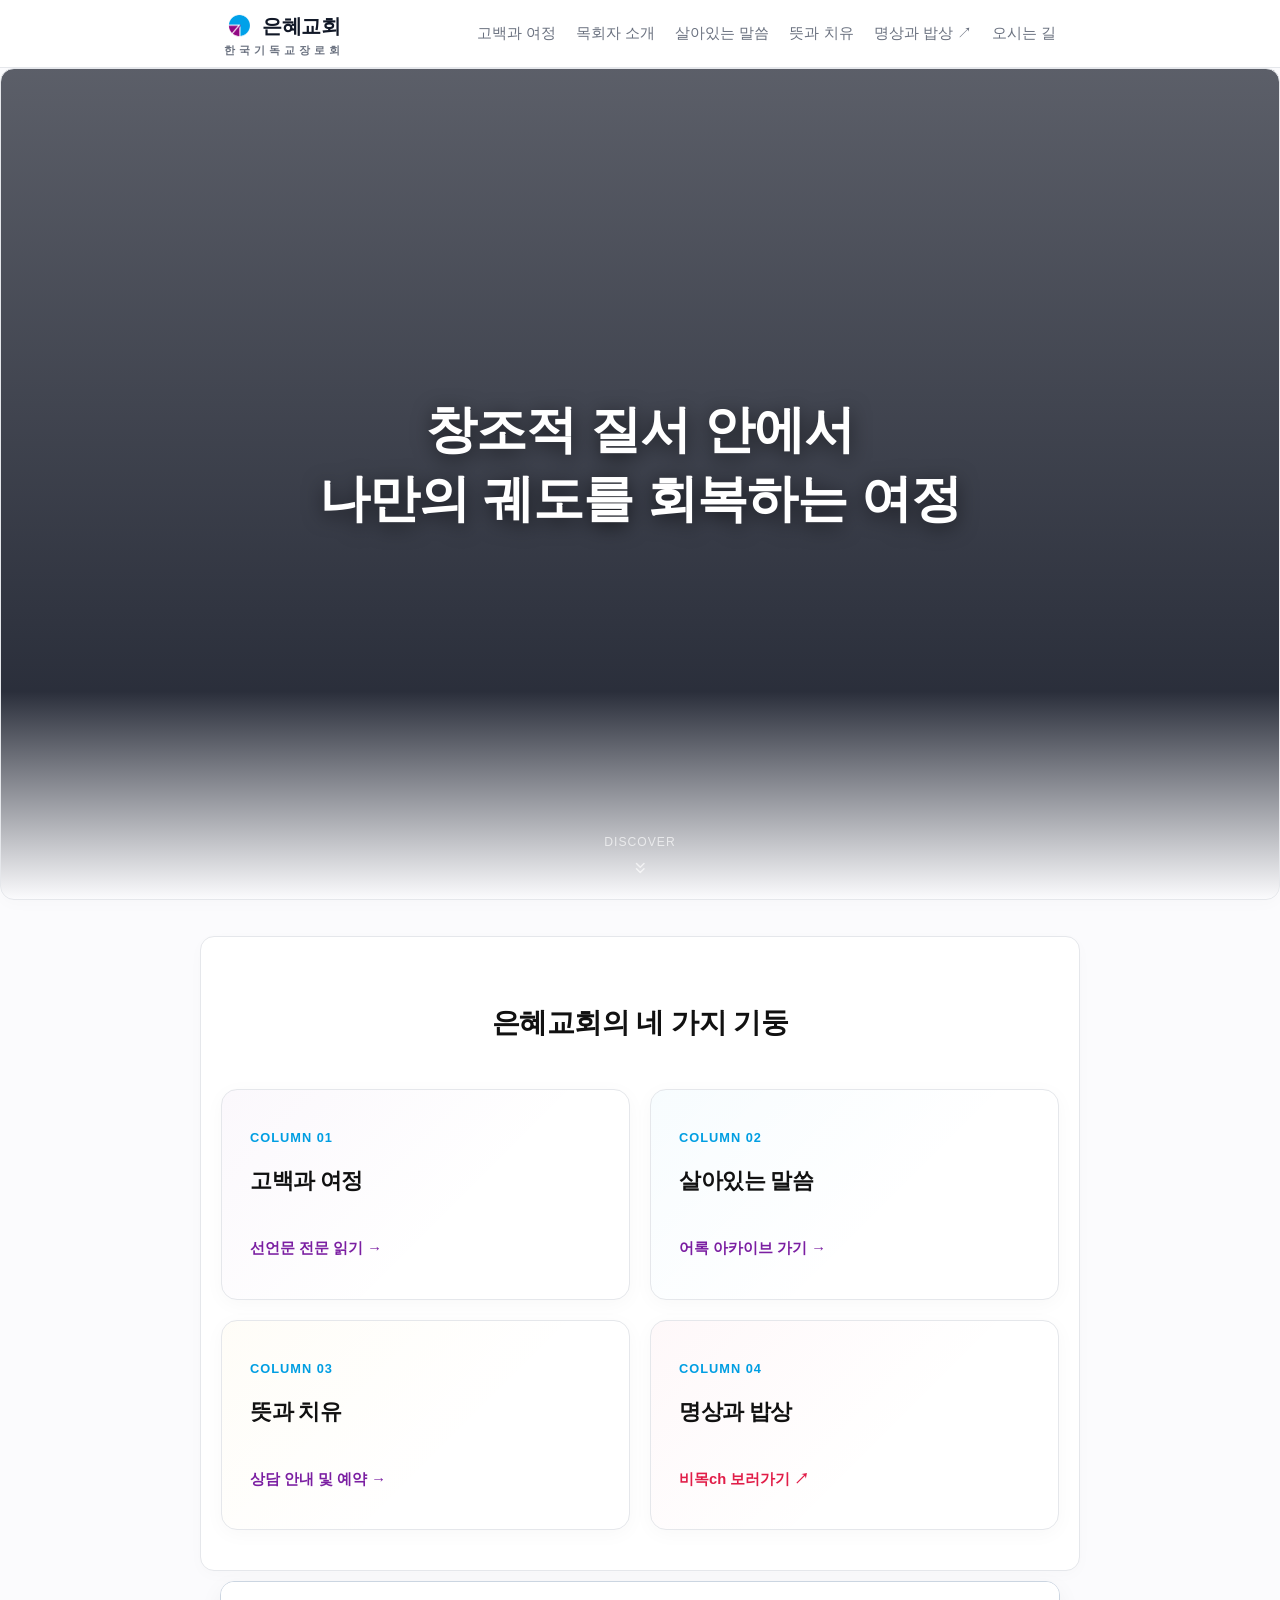
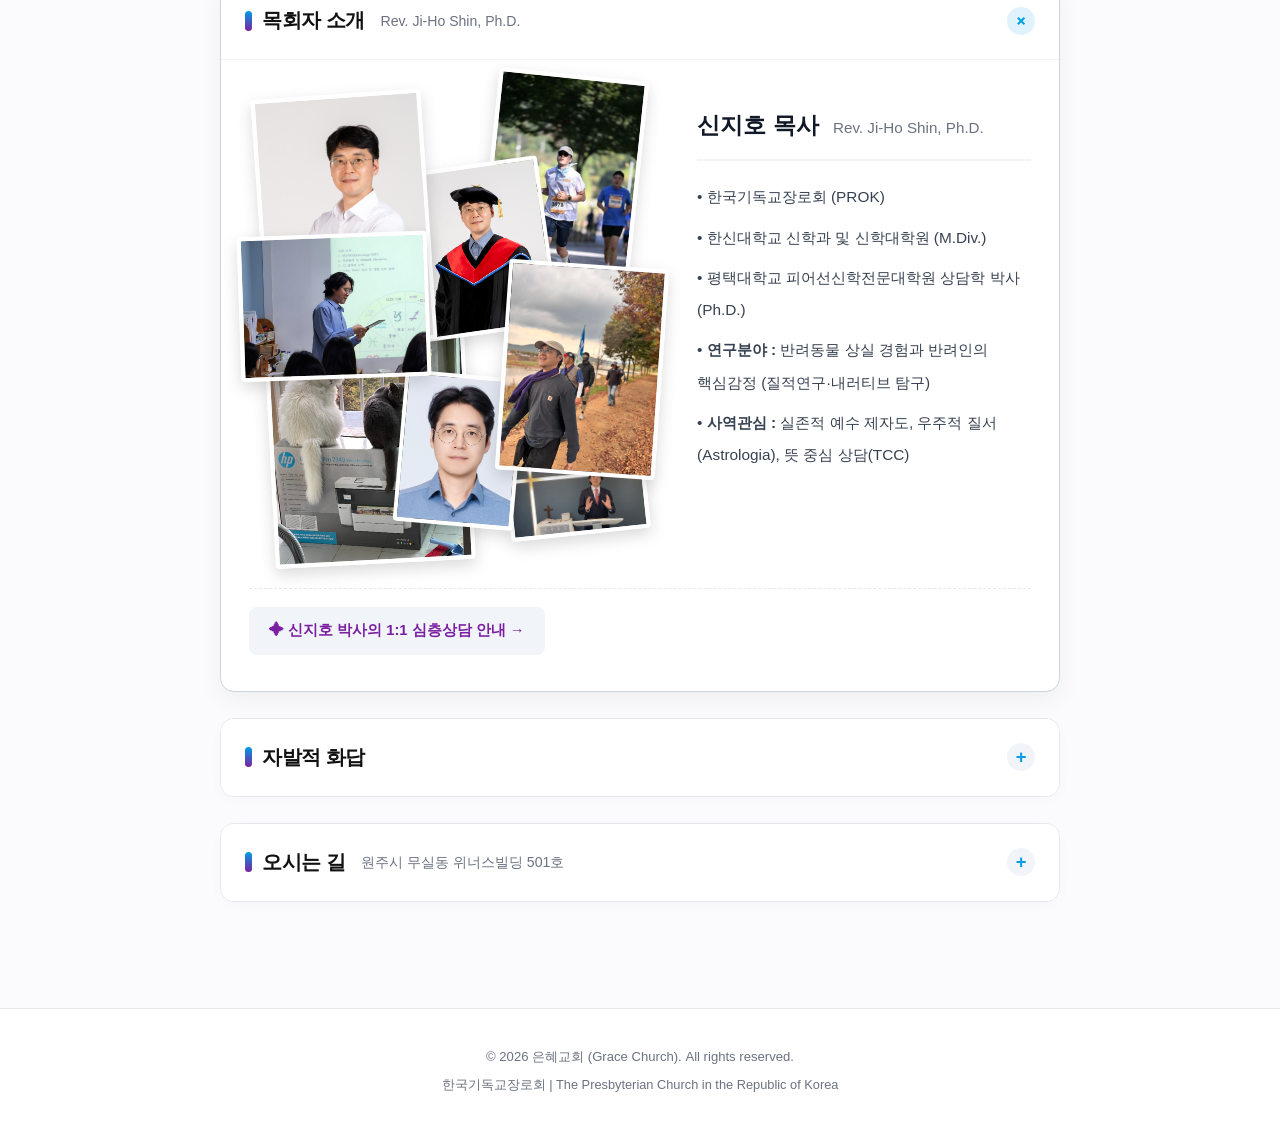
<file: index.html>
﻿<!DOCTYPE html>
<html lang="ko">
<head>
  <meta charset="UTF-8">
  <meta name="viewport" content="width=device-width, initial-scale=1.0">
  <title>은혜교회 | Grace Church</title>
  <link rel="stylesheet" href="style.css">
</head>
<body>

  <!-- 상단 미니멀 고정 헤더 -->
  <header class="site-header">
    <div class="nav-container">
      
      <!-- 좌측 앵커 로고타입 -->
      <a href="index.html" class="brand-link">
        <div class="brand-top">
          <img src="logo.png" alt="은혜교회 로고" class="brand-logo" onerror="this.style.display='none'">
          <span class="brand-title">은혜교회</span>
        </div>
        <div class="brand-denomination">
          <span>한</span><span>국</span><span>기</span><span>독</span><span>교</span><span>장</span><span>로</span><span>회</span>
        </div>
      </a>

      <!-- 모바일 햄버거 버튼 -->
      <button class="menu-toggle" id="menuToggle" aria-label="메뉴 열기">
        <span></span>
        <span></span>
        <span></span>
      </button>

      <!-- 아담한 플로팅 팝업 메뉴 -->
      <nav class="nav-menu" id="navMenu">
        <ul class="nav-links">
          <li><a href="confession.html">고백과 여정</a></li>
          <li><a href="index.html#pastor">목회자 소개</a></li>
          <li><a href="sermons.html">살아있는 말씀</a></li>
          <li><a href="counseling.html">뜻과 치유</a></li>
          <li><a href="https://www.youtube.com/channel/UC9nGAkJKbWEKLsc8grpdjNg" target="_blank" rel="noopener noreferrer" class="yt-link">명상과 밥상 ↗</a></li>
          <li><a href="index.html#contact">오시는 길</a></li>
        </ul>
      </nav>

      <!-- 바깥 영역 터치 시 닫기 레이어 -->
      <div class="menu-overlay" id="menuOverlay"></div>

    </div>
  </header>

  <!-- 메인 대문: 100dvh 풀스크린 히어로 (여백의 미학 적용) -->
  <section class="hero-fullscreen">
    <div class="hero-content">
      <h1 style="margin: 0;">창조적 질서 안에서<br> 나만의 궤도를 회복하는 여정</h1>
    </div>

    <!-- 하단 스크롤 인디케이터 -->
    <a href="#hub" class="scroll-indicator">
      <span>Discover</span>
      <svg viewBox="0 0 24 24" fill="none" stroke-width="2" stroke-linecap="round" stroke-linejoin="round">
        <path d="M7 13l5 5 5-5M7 6l5 5 5-5"/>
      </svg>
    </a>
  </section>

  <!-- 메인 허브 -->
  <section id="hub" class="hub-section">
    <div class="hub-heading">
      <h2>은혜교회의 네 가지 기둥</h2>
    </div>

    <div class="hub-grid">
      <a href="confession.html" class="hub-card hub-bg-1">
        <div class="hub-card-content">
          <div class="card-num">COLUMN 01</div>
          <h3 class="card-title">고백과 여정</h3>
          <p class="card-desc"></p>
        </div>
        <span class="card-link">선언문 전문 읽기 &rarr;</span>
      </a>

      <a href="sermons.html" class="hub-card hub-bg-2">
        <div class="hub-card-content">
          <div class="card-num">COLUMN 02</div>
          <h3 class="card-title">살아있는 말씀</h3>
          <p class="card-desc"></p>
        </div>
        <span class="card-link">어록 아카이브 가기 &rarr;</span>
      </a>

      <a href="counseling.html" class="hub-card hub-bg-3">
        <div class="hub-card-content">
          <div class="card-num">COLUMN 03</div>
          <h3 class="card-title">뜻과 치유</h3>
          <p class="card-desc"></p>
        </div>
        <span class="card-link">상담 안내 및 예약 &rarr;</span>
      </a>

      <a href="https://www.youtube.com/channel/UC9nGAkJKbWEKLsc8grpdjNg" target="_blank" rel="noopener noreferrer" class="hub-card hub-bg-4">
        <div class="hub-card-content">
          <div class="card-num">COLUMN 04</div>
          <h3 class="card-title">명상과 밥상</h3>
          <p class="card-desc"></p>
        </div>
        <span class="card-link" style="color: #e11d48;">비목ch 보러가기 &nearr;</span>
      </a>
    </div>
  </section>

  <main>

    <!-- [아코디언 토글 1] 목회자 소개 -->
    <div class="accordion-wrapper">
      <details id="pastor" class="accordion-item" open>
        <summary class="accordion-header">
          <div class="accordion-title-wrap">
            <span class="accordion-title">목회자 소개</span>
            <span class="accordion-sub">Rev. Ji-Ho Shin, Ph.D.</span>
          </div>
          <span class="accordion-icon">+</span>
        </summary>
        <div class="accordion-content">
          
          <!-- 좌우 분할 레이아웃 -->
          <div class="profile-split-layout">
            
            <!-- 왼쪽: 스크랩북 갤러리 (사진 비율 100% 보존, Overlapping) -->
            <div class="profile-scrapbook">
              <img src="그냥신지호.jpg" alt="신지호 목사 공식 프로필" class="scrap-img img-main">
              <img src="러너신지호.png" alt="마라톤 대회 러닝 중" class="scrap-img img-runner">
              <img src="장발신지호.jpg" alt="천문해석학 강의" class="scrap-img img-lecture">
              <img src="나의냥이들.jpg" alt="반려묘들과의 일상" class="scrap-img img-cats">
              <img src="평화순례.jpg" alt="평화 순례의 길" class="scrap-img img-pilgrim">
              <img src="신박사.jpg" alt="박사 학위복 사진" class="scrap-img img-doc">
              <img src="죠증명사진.jpg" alt="증명사진" class="scrap-img img-id">
              <img src="박사신지호.jpg" alt="박사 학위 수여식 셀카" class="scrap-img img-selfie">
            </div>

            <!-- 오른쪽: 에디토리얼 텍스트 -->
            <div class="profile-editorial">
              <div class="profile-name">
                신지호 목사 <span>Rev. Ji-Ho Shin, Ph.D.</span>
              </div>
              <ul class="profile-list">
                <li>&bull; 한국기독교장로회 (PROK)</li>
                <li>&bull; 한신대학교 신학과 및 신학대학원 (M.Div.)</li>
                <li>&bull; 평택대학교 피어선신학전문대학원 상담학 박사 (Ph.D.)</li>
                <li>&bull; <strong>연구분야 :</strong> 반려동물 상실 경험과 반려인의 핵심감정 (질적연구·내러티브 탐구)</li>
                <li>&bull; <strong>사역관심 :</strong> 실존적 예수 제자도, 우주적 질서(Astrologia), 뜻 중심 상담(TCC)</li>
              </ul>
            </div>

          </div> <!-- // profile-split-layout -->

          <!-- 상담 안내 페이지 연동 버튼 -->
          <div style="margin-top: 24px; padding-top: 18px; border-top: 1px dashed var(--border-color);">
            <a href="counseling.html" style="display: inline-flex; align-items: center; gap: 8px; padding: 10px 20px; background: #f1f5f9; border-radius: 8px; font-weight: 700; color: var(--primary-purple); font-size: 0.92rem;">
              ✦ 신지호 박사의 1:1 심층상담 안내 &rarr;
            </a>
          </div>

        </div>
      </details>
    </div>

    <!-- [아코디언 토글 2] 자발적 화답 -->
    <div class="accordion-wrapper">
      <details class="accordion-item">
        <summary class="accordion-header">
          <div class="accordion-title-wrap">
            <span class="accordion-title">자발적 화답</span>
          </div>
          <span class="accordion-icon">+</span>
        </summary>
        <div class="accordion-content">
          <div class="reciprocity-card">
            <p style="font-size: 1.02rem; font-weight: 700; color: #1f2937;">
              이곳의 나눔이 당신의 여정에 실질적인 울림과 배움이 되었다면,<br>얻으신 가치만큼의 자발적인 화답을 보내주셔도 좋습니다.
            </p>
            <p>
              은혜교회는 의무나 강요가 아닌 온전한 자유로움 속에서 건네는 화답을 소중히 여깁니다.
              건강한 상호작용은 내면의 질서와 균형을 세우고, 서로의 배움과 돌봄이 이어지게 하는 힘이 됩니다.
            </p>

            <div class="giving-account">
              <p class="giving-label">계좌안내</p>
              <p class="giving-bank">농협은행</p>
              <p class="giving-number">351-1131-7719-83</p>
              <p class="giving-owner">예금주 · 한국기독교장로회 은혜교회</p>
            </div>
          </div>
        </div>
      </details>
    </div>
    
    <!-- [아코디언 토글 3] 오시는 길 및 모임안내 -->
    <div class="accordion-wrapper">
      <details id="contact" class="accordion-item">
        <summary class="accordion-header">
          <div class="accordion-title-wrap">
            <span class="accordion-title">오시는 길</span>
            <span class="accordion-sub">원주시 무실동 위너스빌딩 501호</span>
          </div>
          <span class="accordion-icon">+</span>
        </summary>
        <div class="accordion-content">
          <div class="location-grid">
            
            <div class="location-item">
              <h4>주소 및 위치</h4>
              <p><strong>• 주소 :</strong> 강원특별자치도 원주시 능라동길 37, 위너스빌딩 5층 501호</p>
              <p style="margin-top: 6px; color: var(--text-muted); font-size: 0.93rem;">
                * 무실동 상업지구 메인 스트리트에 위치해 있으며, 1층 엘리베이터를 이용하여 5층으로 올라오시면 됩니다.
              </p>
            </div>

            <div class="location-item">
              <h4>모임 일시 및 참여 안내</h4>
              <p><strong>• 일요 모임 :</strong> 매주 일요일 오전 11:00 (1부 명상 예식 & 2부 열린 식탁 교제)</p>
              <p><strong>• 문의 :</strong> lightnlovejh@gmail.com</p>
            </div>

          </div>
        </div>
      </details>
    </div>

  </main>

  <!-- 하단 카피라이트 -->
  <footer>
    <p>&copy; 2026 은혜교회 (Grace Church). All rights reserved.</p>
    <p style="margin-top: 4px; font-size: 0.8rem;">한국기독교장로회 | The Presbyterian Church in the Republic of Korea</p>
  </footer>

  <!-- 미니 팝업 토글 스크립트 -->
  <script>
    document.addEventListener("DOMContentLoaded", function () {
      const menuToggle = document.getElementById("menuToggle");
      const navMenu = document.getElementById("navMenu");
      const menuOverlay = document.getElementById("menuOverlay");

      function toggleMenu(e) {
        e.stopPropagation();
        const isOpen = navMenu.classList.contains("open");
        if (isOpen) {
          navMenu.classList.remove("open");
          menuOverlay.classList.remove("active");
        } else {
          navMenu.classList.add("open");
          menuOverlay.classList.add("active");
        }
      }

      function closeMenu() {
        navMenu.classList.remove("open");
        menuOverlay.classList.remove("active");
      }

      if (menuToggle) menuToggle.addEventListener("click", toggleMenu);
      if (menuOverlay) menuOverlay.addEventListener("click", closeMenu);

      document.querySelectorAll(".nav-links a").forEach((link) => {
        link.addEventListener("click", closeMenu);
      });
    });
  </script>
</body>
</html>

<!-- 플로팅 Top 버튼 -->
  <button id="scrollTopBtn" class="scroll-top-btn" aria-label="맨 위로 이동">
    <svg viewBox="0 0 24 24" fill="none" stroke-linecap="round" stroke-linejoin="round">
      <path d="M18 15l-6-6-6 6"/>
    </svg>
  </button>

  <!-- Top 버튼 제어 스크립트 -->
  <script>
    (function() {
      const topBtn = document.getElementById('scrollTopBtn');
      if (!topBtn) return;

      window.addEventListener('scroll', function() {
        if (window.pageYOffset > 350) {
          topBtn.classList.add('visible');
        } else {
          topBtn.classList.remove('visible');
        }
      });

      topBtn.addEventListener('click', function() {
        window.scrollTo({
          top: 0,
          behavior: 'smooth'
        });
      });
    })();
  </script>
</file>
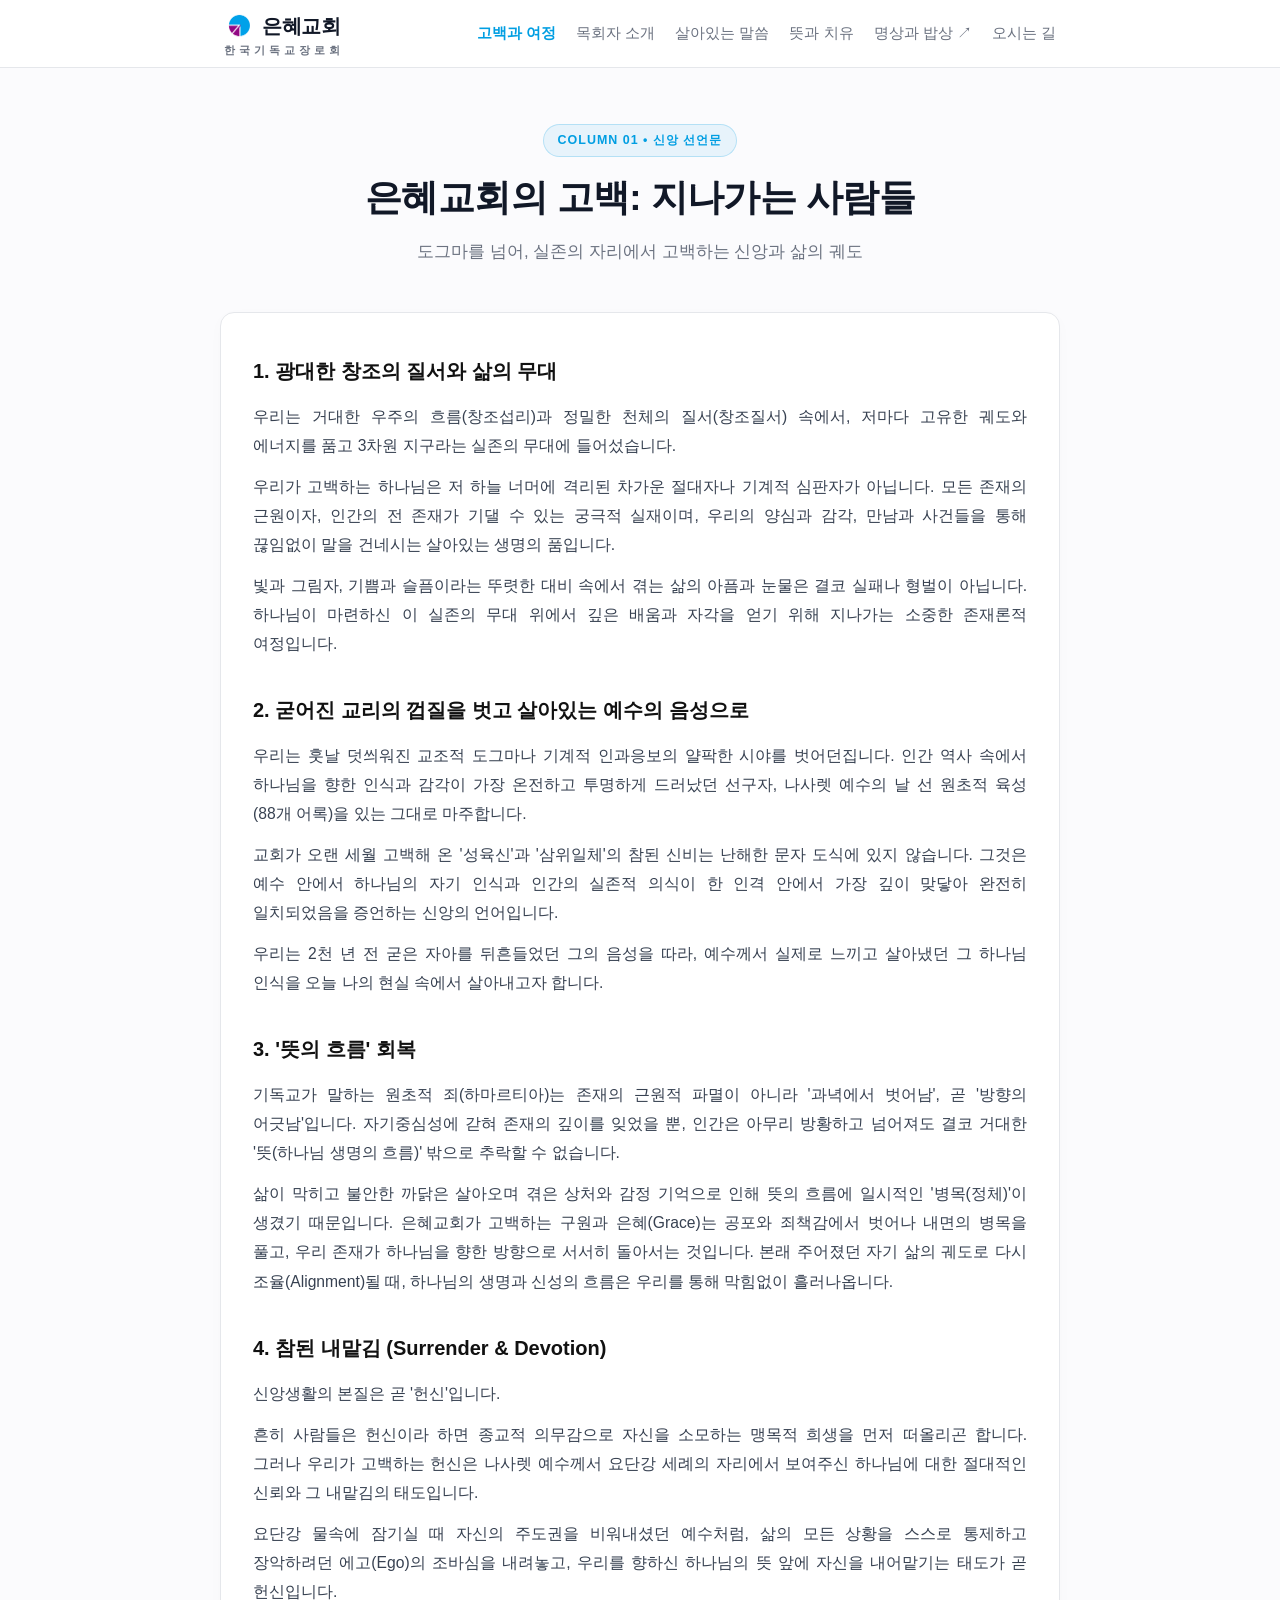
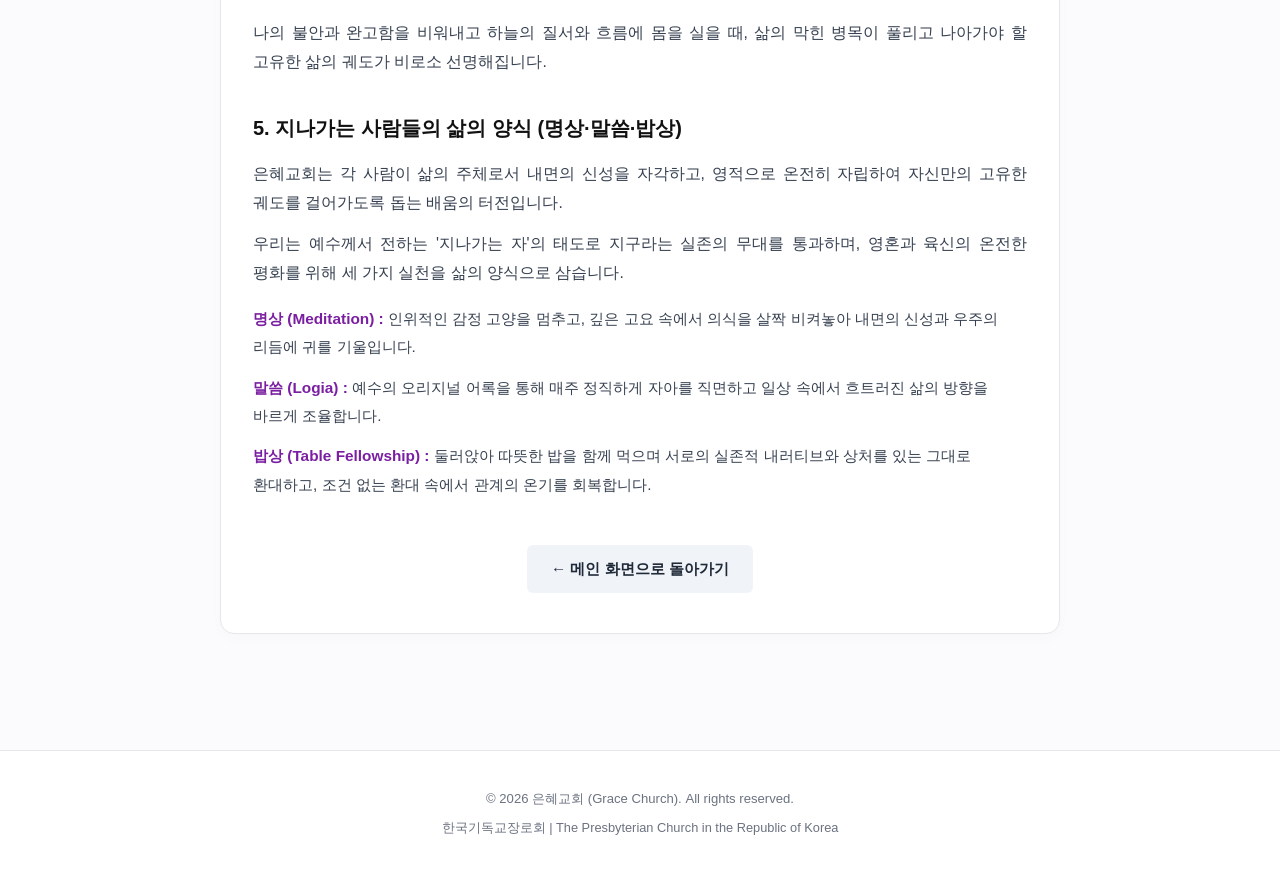
<file: confession.html>
﻿<!DOCTYPE html>
<html lang="ko">
<head>
  <meta charset="UTF-8">
  <meta name="viewport" content="width=device-width, initial-scale=1.0">
  <title>은혜교회의 고백: 지나가는 사람들 | 은혜교회</title>
  <link rel="stylesheet" href="style.css">
</head>
<body>

  <!-- 상단 미니멀 고정 헤더 -->
  <header class="site-header">
    <div class="nav-container">
      
      <!-- 좌측 앵커 로고타입 -->
      <a href="index.html" class="brand-link">
        <div class="brand-top">
          <img src="logo.png" alt="은혜교회 로고" class="brand-logo" onerror="this.style.display='none'">
          <span class="brand-title">은혜교회</span>
        </div>
        <div class="brand-denomination">
          <span>한</span><span>국</span><span>기</span><span>독</span><span>교</span><span>장</span><span>로</span><span>회</span>
        </div>
      </a>

      <!-- 모바일 햄버거 버튼 -->
      <button class="menu-toggle" id="menuToggle" aria-label="메뉴 열기">
        <span></span>
        <span></span>
        <span></span>
      </button>

      <!-- 아담한 플로팅 팝업 메뉴 -->
      <nav class="nav-menu" id="navMenu">
        <ul class="nav-links">
          <li><a href="confession.html" class="active">고백과 여정</a></li>
          <li><a href="index.html#pastor">목회자 소개</a></li>
          <li><a href="sermons.html">살아있는 말씀</a></li>
          <li><a href="counseling.html">뜻과 치유</a></li>
          <li><a href="https://www.youtube.com/channel/UC9nGAkJKbWEKLsc8grpdjNg" target="_blank" rel="noopener noreferrer" class="yt-link">명상과 밥상 ↗</a></li>
          <li><a href="index.html#contact">오시는 길</a></li>
        </ul>
      </nav>

      <!-- 바깥 영역 터치 시 닫기 레이어 -->
      <div class="menu-overlay" id="menuOverlay"></div>

    </div>
  </header>

  <!-- [복원] 품격 있는 중앙 정렬 서브페이지 헤더 -->
  <div class="subpage-hero">
    <div class="subpage-badge">COLUMN 01 &bull; 신앙 선언문</div>
    <h1>은혜교회의 고백: 지나가는 사람들</h1>
    <p>도그마를 넘어, 실존의 자리에서 고백하는 신앙과 삶의 궤도</p>
  </div>

  <main>
    <section>
      <div class="article-block">
        <h3>1. 광대한 창조의 질서와 삶의 무대</h3>
        <p>우리는 거대한 우주의 흐름(창조섭리)과 정밀한 천체의 질서(창조질서) 속에서, 저마다 고유한 궤도와 에너지를 품고 3차원 지구라는 실존의 무대에 들어섰습니다.</p>
        <p>우리가 고백하는 하나님은 저 하늘 너머에 격리된 차가운 절대자나 기계적 심판자가 아닙니다. 모든 존재의 근원이자, 인간의 전 존재가 기댈 수 있는 궁극적 실재이며, 우리의 양심과 감각, 만남과 사건들을 통해 끊임없이 말을 건네시는 살아있는 생명의 품입니다.</p>
        <p>빛과 그림자, 기쁨과 슬픔이라는 뚜렷한 대비 속에서 겪는 삶의 아픔과 눈물은 결코 실패나 형벌이 아닙니다. 하나님이 마련하신 이 실존의 무대 위에서 깊은 배움과 자각을 얻기 위해 지나가는 소중한 존재론적 여정입니다.</p>
      </div>

      <div class="article-block">
        <h3>2. 굳어진 교리의 껍질을 벗고 살아있는 예수의 음성으로</h3>
        <p>우리는 훗날 덧씌워진 교조적 도그마나 기계적 인과응보의 얄팍한 시야를 벗어던집니다. 인간 역사 속에서 하나님을 향한 인식과 감각이 가장 온전하고 투명하게 드러났던 선구자, 나사렛 예수의 날 선 원초적 육성(88개 어록)을 있는 그대로 마주합니다.</p>
        <p>교회가 오랜 세월 고백해 온 '성육신'과 '삼위일체'의 참된 신비는 난해한 문자 도식에 있지 않습니다. 그것은 예수 안에서 하나님의 자기 인식과 인간의 실존적 의식이 한 인격 안에서 가장 깊이 맞닿아 완전히 일치되었음을 증언하는 신앙의 언어입니다.</p>
        <p>우리는 2천 년 전 굳은 자아를 뒤흔들었던 그의 음성을 따라, 예수께서 실제로 느끼고 살아냈던 그 하나님 인식을 오늘 나의 현실 속에서 살아내고자 합니다.</p>
      </div>

      <div class="article-block">
        <h3>3. '뜻의 흐름' 회복</h3>
        <p>기독교가 말하는 원초적 죄(하마르티아)는 존재의 근원적 파멸이 아니라 '과녁에서 벗어남', 곧 '방향의 어긋남'입니다. 자기중심성에 갇혀 존재의 깊이를 잊었을 뿐, 인간은 아무리 방황하고 넘어져도 결코 거대한 '뜻(하나님 생명의 흐름)' 밖으로 추락할 수 없습니다.</p>
        <p>삶이 막히고 불안한 까닭은 살아오며 겪은 상처와 감정 기억으로 인해 뜻의 흐름에 일시적인 '병목(정체)'이 생겼기 때문입니다. 은혜교회가 고백하는 구원과 은혜(Grace)는 공포와 죄책감에서 벗어나 내면의 병목을 풀고, 우리 존재가 하나님을 향한 방향으로 서서히 돌아서는 것입니다. 본래 주어졌던 자기 삶의 궤도로 다시 조율(Alignment)될 때, 하나님의 생명과 신성의 흐름은 우리를 통해 막힘없이 흘러나옵니다.</p>
      </div>

      <div class="article-block">
        <h3>4. 참된 내맡김 (Surrender & Devotion)</h3>
        <p>신앙생활의 본질은 곧 '헌신'입니다.</p>
        <p>흔히 사람들은 헌신이라 하면 종교적 의무감으로 자신을 소모하는 맹목적 희생을 먼저 떠올리곤 합니다. 그러나 우리가 고백하는 헌신은 나사렛 예수께서 요단강 세례의 자리에서 보여주신 하나님에 대한 절대적인 신뢰와 그 내맡김의 태도입니다.</p>
        <p>요단강 물속에 잠기실 때 자신의 주도권을 비워내셨던 예수처럼, 삶의 모든 상황을 스스로 통제하고 장악하려던 에고(Ego)의 조바심을 내려놓고, 우리를 향하신 하나님의 뜻 앞에 자신을 내어맡기는 태도가 곧 헌신입니다.</p>
        <p>나의 불안과 완고함을 비워내고 하늘의 질서와 흐름에 몸을 실을 때, 삶의 막힌 병목이 풀리고 나아가야 할 고유한 삶의 궤도가 비로소 선명해집니다.</p>
      </div>

      <div class="article-block">
        <h3>5. 지나가는 사람들의 삶의 양식 (명상·말씀·밥상)</h3>
        <p>은혜교회는 각 사람이 삶의 주체로서 내면의 신성을 자각하고, 영적으로 온전히 자립하여 자신만의 고유한 궤도를 걸어가도록 돕는 배움의 터전입니다.</p>
        <p>우리는 예수께서 전하는 '지나가는 자'의 태도로 지구라는 실존의 무대를 통과하며, 영혼과 육신의 온전한 평화를 위해 세 가지 실천을 삶의 양식으로 삼습니다.</p>
        <ul>
          <li><strong>명상 (Meditation) :</strong> 인위적인 감정 고양을 멈추고, 깊은 고요 속에서 의식을 살짝 비켜놓아 내면의 신성과 우주의 리듬에 귀를 기울입니다.</li>
          <li><strong>말씀 (Logia) :</strong> 예수의 오리지널 어록을 통해 매주 정직하게 자아를 직면하고 일상 속에서 흐트러진 삶의 방향을 바르게 조율합니다.</li>
          <li><strong>밥상 (Table Fellowship) :</strong> 둘러앉아 따뜻한 밥을 함께 먹으며 서로의 실존적 내러티브와 상처를 있는 그대로 환대하고, 조건 없는 환대 속에서 관계의 온기를 회복합니다.</li>
        </ul>
      </div>

      <div style="margin-top: 40px; text-align: center;">
        <a href="index.html" style="display: inline-block; padding: 10px 24px; background: #f0f4f8; border-radius: 6px; font-weight: 600; font-size: 0.95rem;">&larr; 메인 화면으로 돌아가기</a>
      </div>
    </section>
  </main>

  <!-- 하단 카피라이트 -->
  <footer>
    <p>&copy; 2026 은혜교회 (Grace Church). All rights reserved.</p>
    <p style="margin-top: 4px; font-size: 0.8rem;">한국기독교장로회 | The Presbyterian Church in the Republic of Korea</p>
  </footer>

  <!-- 미니 팝업 토글 스크립트 -->
  <script>
    document.addEventListener("DOMContentLoaded", function () {
      const menuToggle = document.getElementById("menuToggle");
      const navMenu = document.getElementById("navMenu");
      const menuOverlay = document.getElementById("menuOverlay");

      function toggleMenu(e) {
        e.stopPropagation();
        const isOpen = navMenu.classList.contains("open");
        if (isOpen) {
          navMenu.classList.remove("open");
          menuOverlay.classList.remove("active");
        } else {
          navMenu.classList.add("open");
          menuOverlay.classList.add("active");
        }
      }

      function closeMenu() {
        navMenu.classList.remove("open");
        menuOverlay.classList.remove("active");
      }

      if (menuToggle) menuToggle.addEventListener("click", toggleMenu);
      if (menuOverlay) menuOverlay.addEventListener("click", closeMenu);

      document.querySelectorAll(".nav-links a").forEach((link) => {
        link.addEventListener("click", closeMenu);
      });
    });
  </script>
</body>
</html>

<!-- 플로팅 Top 버튼 -->
  <button id="scrollTopBtn" class="scroll-top-btn" aria-label="맨 위로 이동">
    <svg viewBox="0 0 24 24" fill="none" stroke-linecap="round" stroke-linejoin="round">
      <path d="M18 15l-6-6-6 6"/>
    </svg>
  </button>

  <!-- Top 버튼 제어 스크립트 -->
  <script>
    (function() {
      const topBtn = document.getElementById('scrollTopBtn');
      if (!topBtn) return;

      window.addEventListener('scroll', function() {
        if (window.pageYOffset > 350) {
          topBtn.classList.add('visible');
        } else {
          topBtn.classList.remove('visible');
        }
      });

      topBtn.addEventListener('click', function() {
        window.scrollTo({
          top: 0,
          behavior: 'smooth'
        });
      });
    })();
  </script>
</file>
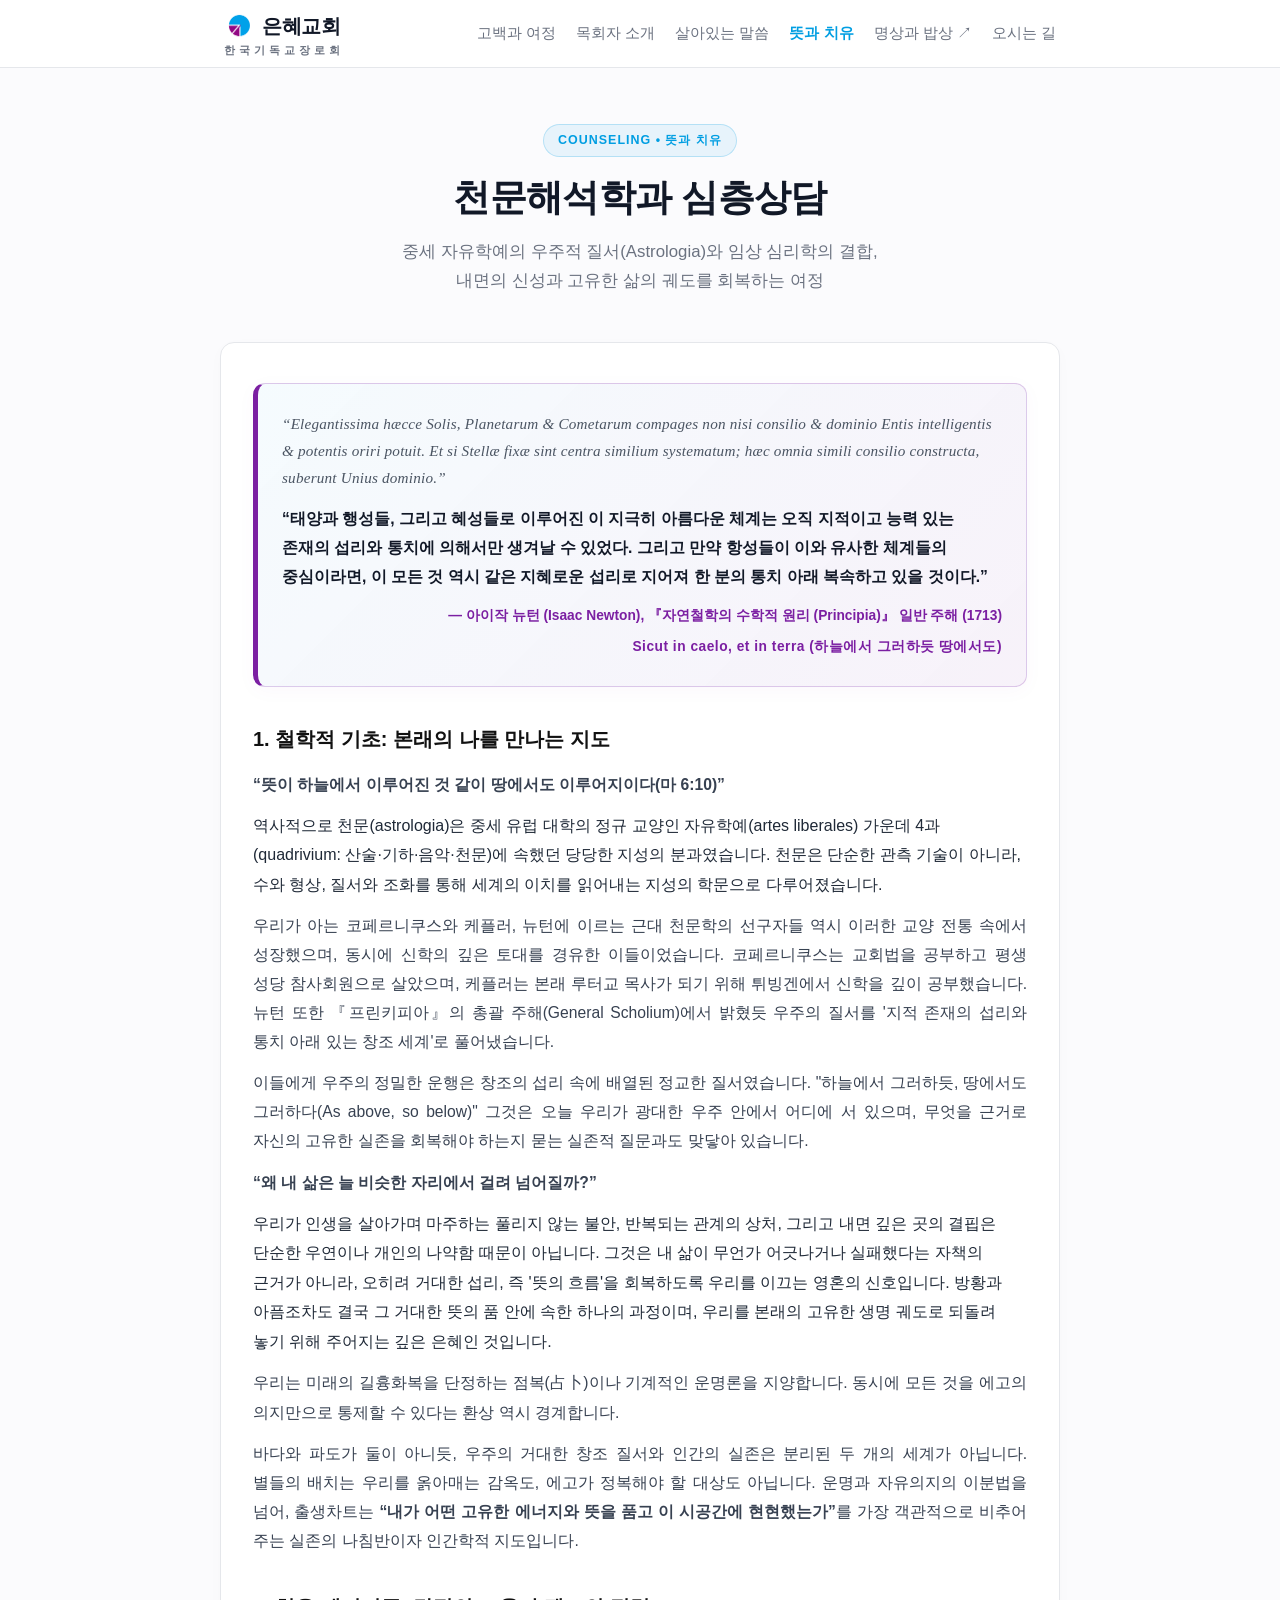
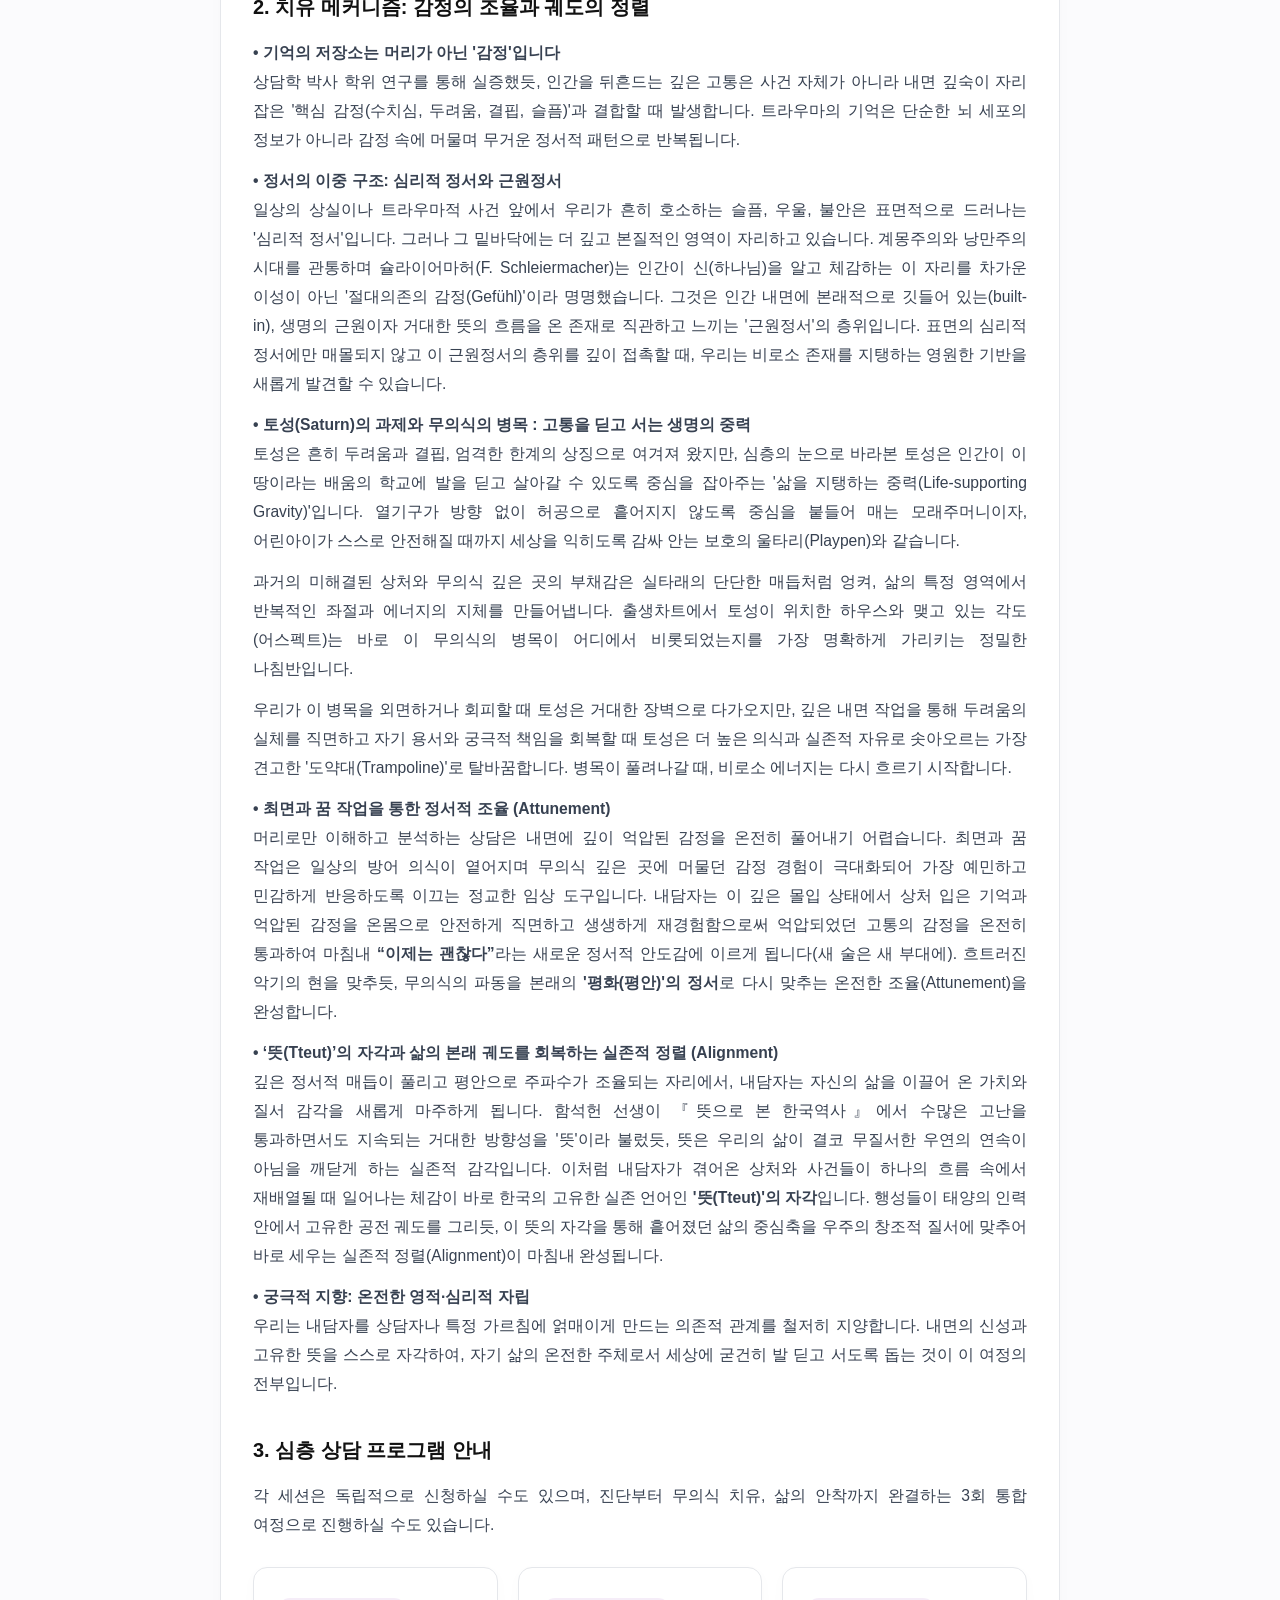
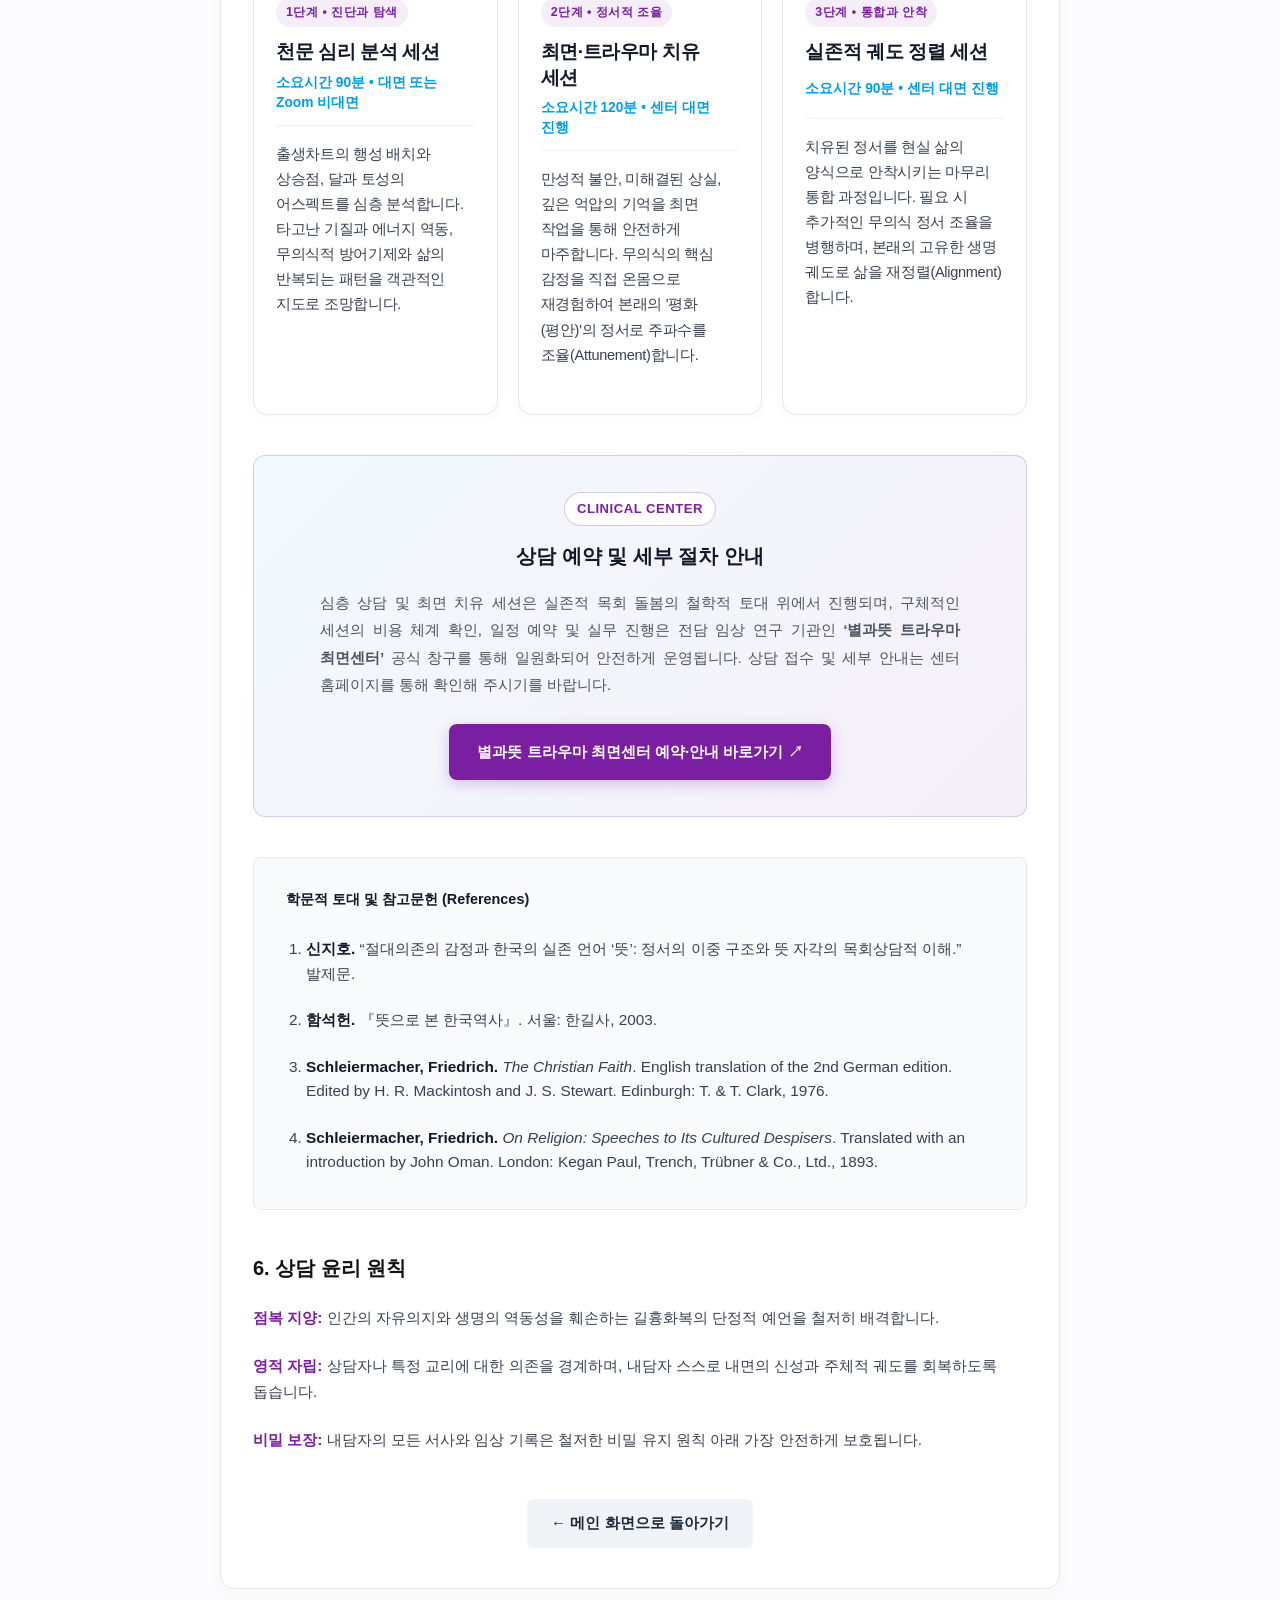
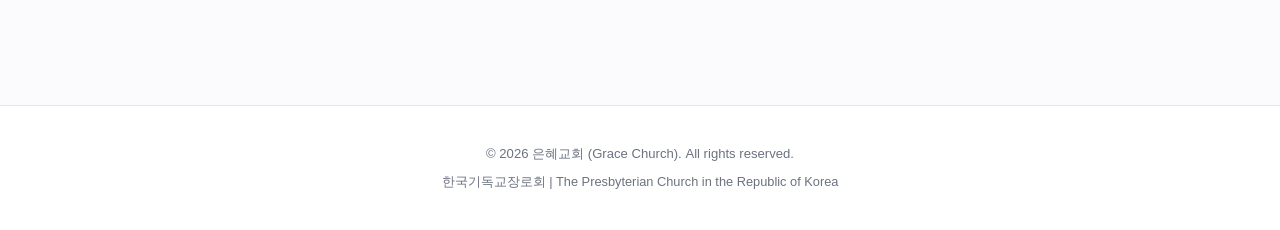
<file: counseling.html>
﻿<!DOCTYPE html>
<html lang="ko">
<head>
  <meta charset="UTF-8">
  <meta name="viewport" content="width=device-width, initial-scale=1.0">
  <title>뜻과 치유: 천문해석학과 심층상담 | 은혜교회</title>
  <link rel="stylesheet" href="style.css">
</head>
<body>

  <!-- 상단 미니멀 고정 헤더 -->
  <header class="site-header">
    <div class="nav-container">
      
      <!-- 좌측 앵커 로고타입 -->
      <a href="index.html" class="brand-link">
        <div class="brand-top">
          <img src="logo.png" alt="은혜교회 로고" class="brand-logo" onerror="this.style.display='none'">
          <span class="brand-title">은혜교회</span>
        </div>
        <div class="brand-denomination">
          <span>한</span><span>국</span><span>기</span><span>독</span><span>교</span><span>장</span><span>로</span><span>회</span>
        </div>
      </a>

      <!-- 모바일 햄버거 버튼 -->
      <button class="menu-toggle" id="menuToggle" aria-label="메뉴 열기">
        <span></span>
        <span></span>
        <span></span>
      </button>

      <!-- 아담한 플로팅 팝업 메뉴 -->
      <nav class="nav-menu" id="navMenu">
        <ul class="nav-links">
          <li><a href="confession.html">고백과 여정</a></li>
          <li><a href="index.html#pastor">목회자 소개</a></li>
          <li><a href="sermons.html">살아있는 말씀</a></li>
          <li><a href="counseling.html" class="active">뜻과 치유</a></li>
          <li><a href="https://www.youtube.com/channel/UC9nGAkJKbWEKLsc8grpdjNg" target="_blank" rel="noopener noreferrer" class="yt-link">명상과 밥상 ↗</a></li>
          <li><a href="index.html#contact">오시는 길</a></li>
        </ul>
      </nav>

      <!-- 바깥 영역 터치 시 닫기 레이어 -->
      <div class="menu-overlay" id="menuOverlay"></div>

    </div>
  </header>

  <!-- 서브페이지 헤더 -->
  <div class="subpage-hero">
    <div class="subpage-badge">COUNSELING &bull; 뜻과 치유</div>
    <h1>천문해석학과 심층상담</h1>
    <p>중세 자유학예의 우주적 질서(Astrologia)와 임상 심리학의 결합,<br> 내면의 신성과 고유한 삶의 궤도를 회복하는 여정</p>
  </div>

  <main>
    <section>

      <!-- [에피그래프: 뉴턴의 프린키피아 일반 주해] -->
      <div class="epigraph-box" style="background: linear-gradient(135deg, rgba(0, 158, 226, 0.04) 0%, rgba(123, 31, 162, 0.06) 100%); border: 1px solid rgba(123, 31, 162, 0.22); border-left: 5px solid var(--primary-purple); border-radius: 12px; padding: 26px 24px; margin-bottom: 34px; box-shadow: 0 4px 20px rgba(123, 31, 162, 0.03);">
        <p style="font-family: Georgia, 'Times New Roman', serif; font-style: italic; font-size: 0.95rem; line-height: 1.8; color: #4b5563; margin-bottom: 12px; letter-spacing: 0.2px;">
          “Elegantissima hæcce Solis, Planetarum &amp; Cometarum compages non nisi consilio &amp; dominio Entis intelligentis &amp; potentis oriri potuit. Et si Stellæ fixæ sint centra similium systematum; hæc omnia simili consilio constructa, suberunt Unius dominio.”
        </p>
        <p style="font-size: 0.98rem; font-weight: 600; line-height: 1.85; color: #111827; margin-bottom: 12px; word-break: keep-all;">
          “태양과 행성들, 그리고 혜성들로 이루어진 이 지극히 아름다운 체계는 오직 지적이고 능력 있는 존재의 섭리와 통치에 의해서만 생겨날 수 있었다. 그리고 만약 항성들이 이와 유사한 체계들의 중심이라면, 이 모든 것 역시 같은 지혜로운 섭리로 지어져 한 분의 통치 아래 복속하고 있을 것이다.”
        </p>
        <div style="font-size: 0.86rem; color: var(--primary-purple); font-weight: 700; text-align: right; margin-top: 8px;">
          — 아이작 뉴턴 (Isaac Newton), 『자연철학의 수학적 원리 (Principia)』 일반 주해 (1713)</p>
        <p style="text-align: right; font-weight: bold; margin-top: 6px; letter-spacing: 0.5px;">Sicut in caelo, et in terra (하늘에서 그러하듯 땅에서도)</p>
        </div>
        </div>
      </div>

      <!-- 1. 철학적 기초 -->
      <div class="article-block">
        <h3>1. 철학적 기초: 본래의 나를 만나는 지도</h3>
        <p>
          <strong>“뜻이 하늘에서 이루어진 것 같이 땅에서도 이루어지이다(마 6:10)”</strong><br>
        </p>
          역사적으로 천문(astrologia)은 중세 유럽 대학의 정규 교양인 자유학예(artes liberales) 가운데 4과(quadrivium: 산술·기하·음악·천문)에 속했던 당당한 지성의 분과였습니다. 천문은 단순한 관측 기술이 아니라, 수와 형상, 질서와 조화를 통해 세계의 이치를 읽어내는 지성의 학문으로 다루어졌습니다.
        </p>
        <p>
우리가 아는 코페르니쿠스와 케플러, 뉴턴에 이르는 근대 천문학의 선구자들 역시 이러한 교양 전통 속에서 성장했으며, 동시에 신학의 깊은 토대를 경유한 이들이었습니다. 코페르니쿠스는 교회법을 공부하고 평생 성당 참사회원으로 살았으며, 케플러는 본래 루터교 목사가 되기 위해 튀빙겐에서 신학을 깊이 공부했습니다. 뉴턴 또한 『프린키피아』의 총괄 주해(General Scholium)에서 밝혔듯 우주의 질서를 '지적 존재의 섭리와 통치 아래 있는 창조 세계'로 풀어냈습니다.
        </p>
        <p>
이들에게 우주의 정밀한 운행은 창조의 섭리 속에 배열된 정교한 질서였습니다. "하늘에서 그러하듯, 땅에서도 그러하다(As above, so below)" 그것은 오늘 우리가 광대한 우주 안에서 어디에 서 있으며, 무엇을 근거로 자신의 고유한 실존을 회복해야 하는지 묻는 실존적 질문과도 맞닿아 있습니다.
        </p>
        <p>
<strong>“왜 내 삶은 늘 비슷한 자리에서 걸려 넘어질까?”</strong><br>
       </p>
          우리가 인생을 살아가며 마주하는 풀리지 않는 불안, 반복되는 관계의 상처, 그리고 내면 깊은 곳의 결핍은 단순한 우연이나 개인의 나약함 때문이 아닙니다. 그것은 내 삶이 무언가 어긋나거나 실패했다는 자책의 근거가 아니라, 오히려 거대한 섭리, 즉 '뜻의 흐름'을 회복하도록 우리를 이끄는 영혼의 신호입니다. 방황과 아픔조차도 결국 그 거대한 뜻의 품 안에 속한 하나의 과정이며, 우리를 본래의 고유한 생명 궤도로 되돌려 놓기 위해 주어지는 깊은 은혜인 것입니다.
        </p>
        <p>
         우리는 미래의 길흉화복을 단정하는 점복(占卜)이나 기계적인 운명론을 지양합니다. 동시에 모든 것을 에고의 의지만으로 통제할 수 있다는 환상 역시 경계합니다.
        </p>
        <p>
          바다와 파도가 둘이 아니듯, 우주의 거대한 창조 질서와 인간의 실존은 분리된 두 개의 세계가 아닙니다. 별들의 배치는 우리를 옭아매는 감옥도, 에고가 정복해야 할 대상도 아닙니다. 운명과 자유의지의 이분법을 넘어, 출생차트는 <strong>“내가 어떤 고유한 에너지와 뜻을 품고 이 시공간에 현현했는가”</strong>를 가장 객관적으로 비추어 주는 실존의 나침반이자 인간학적 지도입니다.
        </p>
      </div>

      <!-- 2. 치유 메커니즘 -->
      <div class="article-block">
        <h3>2. 치유 메커니즘: 감정의 조율과 궤도의 정렬</h3>
        <p>
          <strong>• 기억의 저장소는 머리가 아닌 '감정'입니다</strong><br>
          상담학 박사 학위 연구를 통해 실증했듯, 인간을 뒤흔드는 깊은 고통은 사건 자체가 아니라 내면 깊숙이 자리 잡은 '핵심 감정(수치심, 두려움, 결핍, 슬픔)'과 결합할 때 발생합니다. 트라우마의 기억은 단순한 뇌 세포의 정보가 아니라 감정 속에 머물며 무거운 정서적 패턴으로 반복됩니다.
        </p>
        <p><strong>• 정서의 이중 구조: 심리적 정서와 근원정서</strong><br>
        일상의 상실이나 트라우마적 사건 앞에서 우리가 흔히 호소하는 슬픔, 우울, 불안은 표면적으로 드러나는 '심리적 정서'입니다. 그러나 그 밑바닥에는 더 깊고 본질적인 영역이 자리하고 있습니다. 계몽주의와 낭만주의 시대를 관통하며 슐라이어마허(F. Schleiermacher)는 인간이 신(하나님)을 알고 체감하는 이 자리를 차가운 이성이 아닌 '절대의존의 감정(Gefühl)'이라 명명했습니다. 그것은 인간 내면에 본래적으로 깃들어 있는(built-in), 생명의 근원이자 거대한 뜻의 흐름을 온 존재로 직관하고 느끼는 '근원정서'의 층위입니다. 표면의 심리적 정서에만 매몰되지 않고 이 근원정서의 층위를 깊이 접촉할 때, 우리는 비로소 존재를 지탱하는 영원한 기반을 새롭게 발견할 수 있습니다.</p>
        <p>
          <strong>• 토성(Saturn)의 과제와 무의식의 병목 : 고통을 딛고 서는 생명의 중력</strong><br>
          토성은 흔히 두려움과 결핍, 엄격한 한계의 상징으로 여겨져 왔지만, 심층의 눈으로 바라본 토성은 인간이 이 땅이라는 배움의 학교에 발을 딛고 살아갈 수 있도록 중심을 잡아주는 '삶을 지탱하는 중력(Life-supporting Gravity)'입니다. 열기구가 방향 없이 허공으로 흩어지지 않도록 중심을 붙들어 매는 모래주머니이자, 어린아이가 스스로 안전해질 때까지 세상을 익히도록 감싸 안는 보호의 울타리(Playpen)와 같습니다.
        </p>
        <p>
         과거의 미해결된 상처와 무의식 깊은 곳의 부채감은 실타래의 단단한 매듭처럼 엉켜, 삶의 특정 영역에서 반복적인 좌절과 에너지의 지체를 만들어냅니다. 출생차트에서 토성이 위치한 하우스와 맺고 있는 각도(어스펙트)는 바로 이 무의식의 병목이 어디에서 비롯되었는지를 가장 명확하게 가리키는 정밀한 나침반입니다.
        </p>
        <p>
        우리가 이 병목을 외면하거나 회피할 때 토성은 거대한 장벽으로 다가오지만, 깊은 내면 작업을 통해 두려움의 실체를 직면하고 자기 용서와 궁극적 책임을 회복할 때 토성은 더 높은 의식과 실존적 자유로 솟아오르는 가장 견고한 '도약대(Trampoline)'로 탈바꿈합니다. 병목이 풀려나갈 때, 비로소 에너지는 다시 흐르기 시작합니다.
        </p>
        <p>
          <strong>• 최면과 꿈 작업을 통한 정서적 조율 (Attunement)</strong><br>
              머리로만 이해하고 분석하는 상담은 내면에 깊이 억압된 감정을 온전히 풀어내기 어렵습니다. 최면과 꿈 작업은 일상의 방어 의식이 옅어지며 무의식 깊은 곳에 머물던 감정 경험이 극대화되어 가장 예민하고 민감하게 반응하도록 이끄는 정교한 임상 도구입니다. 내담자는 이 깊은 몰입 상태에서 상처 입은 기억과 억압된 감정을 온몸으로 안전하게 직면하고 생생하게 재경험함으로써 억압되었던 고통의 감정을 온전히 통과하여 마침내 <strong>“이제는 괜찮다”</strong>라는 새로운 정서적 안도감에 이르게 됩니다(새 술은 새 부대에). 흐트러진 악기의 현을 맞추듯, 무의식의 파동을 본래의 <strong>'평화(평안)'의 정서</strong>로 다시 맞추는 온전한 조율(Attunement)을 완성합니다.
        </p>
        <p><strong>• ‘뜻(Tteut)’의 자각과 삶의 본래 궤도를 회복하는 실존적 정렬 (Alignment)</strong><br>
        깊은 정서적 매듭이 풀리고 평안으로 주파수가 조율되는 자리에서, 내담자는 자신의 삶을 이끌어 온 가치와 질서 감각을 새롭게 마주하게 됩니다. 함석헌 선생이 『뜻으로 본 한국역사』에서 수많은 고난을 통과하면서도 지속되는 거대한 방향성을 '뜻'이라 불렀듯, 뜻은 우리의 삶이 결코 무질서한 우연의 연속이 아님을 깨닫게 하는 실존적 감각입니다. 이처럼 내담자가 겪어온 상처와 사건들이 하나의 흐름 속에서 재배열될 때 일어나는 체감이 바로 한국의 고유한 실존 언어인 <strong>'뜻(Tteut)'의 자각</strong>입니다. 행성들이 태양의 인력 안에서 고유한 공전 궤도를 그리듯, 이 뜻의 자각을 통해 흩어졌던 삶의 중심축을 우주의 창조적 질서에 맞추어 바로 세우는 실존적 정렬(Alignment)이 마침내 완성됩니다.</p>
                <p>
          <strong>• 궁극적 지향: 온전한 영적·심리적 자립</strong><br>
          우리는 내담자를 상담자나 특정 가르침에 얽매이게 만드는 의존적 관계를 철저히 지양합니다. 내면의 신성과 고유한 뜻을 스스로 자각하여, 자기 삶의 온전한 주체로서 세상에 굳건히 발 딛고 서도록 돕는 것이 이 여정의 전부입니다.
        </p>
      </div>

      <!-- 3. 심층 상담 프로그램 안내 (비용 삭제됨) -->
      <div class="article-block">
        <h3>3. 심층 상담 프로그램 안내</h3>
        <p>각 세션은 독립적으로 신청하실 수도 있으며, 진단부터 무의식 치유, 삶의 안착까지 완결하는 3회 통합 여정으로 진행하실 수도 있습니다.</p>
        
        <div class="program-grid">
          <!-- 1단계 -->
          <div class="program-card">
            <div>
              <span class="program-step">1단계 • 진단과 탐색</span>
              <h4 class="program-title">천문 심리 분석 세션</h4>
              <div class="program-meta">소요시간 90분 &bull; 대면 또는 Zoom 비대면</div>
              <p class="program-desc">출생차트의 행성 배치와 상승점, 달과 토성의 어스펙트를 심층 분석합니다. 타고난 기질과 에너지 역동, 무의식적 방어기제와 삶의 반복되는 패턴을 객관적인 지도로 조망합니다.</p>
            </div>
          </div>
          <!-- 2단계 -->
          <div class="program-card">
            <div>
              <span class="program-step">2단계 • 정서적 조율</span>
              <h4 class="program-title">최면·트라우마 치유 세션</h4>
              <div class="program-meta">소요시간 120분 &bull; 센터 대면 진행</div>
              <p class="program-desc">만성적 불안, 미해결된 상실, 깊은 억압의 기억을 최면 작업을 통해 안전하게 마주합니다. 무의식의 핵심 감정을 직접 온몸으로 재경험하여 본래의 '평화(평안)'의 정서로 주파수를 조율(Attunement)합니다.</p>
            </div>
          </div>
          <!-- 3단계 -->
          <div class="program-card">
            <div>
              <span class="program-step">3단계 • 통합과 안착</span>
              <h4 class="program-title">실존적 궤도 정렬 세션</h4>
              <div class="program-meta">소요시간 90분 &bull; 센터 대면 진행</div>
              <p class="program-desc">치유된 정서를 현실 삶의 양식으로 안착시키는 마무리 통합 과정입니다. 필요 시 추가적인 무의식 정서 조율을 병행하며, 본래의 고유한 생명 궤도로 삶을 재정렬(Alignment)합니다.</p>
            </div>
          </div>
        </div>
      </div>

      <!-- 4. 별과뜻 센터 링크 배너 (가격표/계좌 대체) -->
      <div class="article-block" style="background: linear-gradient(135deg, rgba(0, 158, 226, 0.05) 0%, rgba(123, 31, 162, 0.07) 100%); border: 1px solid rgba(123, 31, 162, 0.2); border-radius: 12px; padding: 36px 28px; text-align: center; margin: 40px 0;">
        <span style="display: inline-block; font-size: 0.82rem; font-weight: 700; color: var(--primary-purple); background: #fff; padding: 4px 12px; border-radius: 20px; border: 1px solid rgba(123, 31, 162, 0.25); margin-bottom: 12px; letter-spacing: 0.5px;">CLINICAL CENTER</span>
        <h4 style="font-size: 1.25rem; font-weight: 800; color: #111827; margin-bottom: 14px;">상담 예약 및 세부 절차 안내</h4>
        <p style="font-size: 0.95rem; color: #4b5563; line-height: 1.8; max-width: 640px; margin: 0 auto 26px; word-break: keep-all;">
          심층 상담 및 최면 치유 세션은 실존적 목회 돌봄의 철학적 토대 위에서 진행되며, 구체적인 세션의 비용 체계 확인, 일정 예약 및 실무 진행은 전담 임상 연구 기관인 <strong>‘별과뜻 트라우마 최면센터’</strong> 공식 창구를 통해 일원화되어 안전하게 운영됩니다. 상담 접수 및 세부 안내는 센터 홈페이지를 통해 확인해 주시기를 바랍니다.
        </p>
        <div style="display: flex; justify-content: center;">
          <a href="https://lightnlovejh-star.github.io/star-tteut-hypnosis-homepage/" target="_blank" rel="noopener noreferrer" style="display: inline-block; background: var(--primary-purple); color: #fff; font-weight: 700; font-size: 0.95rem; padding: 14px 28px; border-radius: 8px; text-decoration: none; box-shadow: 0 4px 14px rgba(123, 31, 162, 0.25);">
            별과뜻 트라우마 최면센터 예약·안내 바로가기 ↗
          </a>
        </div>
      </div>

      <!-- 5. 학문적 토대 및 참고문헌 -->
      <div class="article-block" style="background: #f9fafb; padding: 28px 32px; border-radius: 8px; font-size: 0.9rem; color: #4b5563; border: 1px solid #e5e7eb;">
        <h4 style="margin-top: 0; margin-bottom: 18px; color: #111827; font-weight: 700;">학문적 토대 및 참고문헌 (References)</h4>
        <ol style="padding-left: 20px; line-height: 1.6; margin: 0;">
          <li style="margin-bottom: 10px;"><strong style="color: #111827;">신지호.</strong> “절대의존의 감정과 한국의 실존 언어 ‘뜻’: 정서의 이중 구조와 뜻 자각의 목회상담적 이해.” 발제문.</li>
          <li style="margin-bottom: 10px;"><strong style="color: #111827;">함석헌.</strong> 『뜻으로 본 한국역사』. 서울: 한길사, 2003.</li>
          <li style="margin-bottom: 10px;"><strong style="color: #111827;">Schleiermacher, Friedrich.</strong> <em>The Christian Faith</em>. English translation of the 2nd German edition. Edited by H. R. Mackintosh and J. S. Stewart. Edinburgh: T. & T. Clark, 1976.</li>
          <li style="margin-bottom: 0;"><strong style="color: #111827;">Schleiermacher, Friedrich.</strong> <em>On Religion: Speeches to Its Cultured Despisers</em>. Translated with an introduction by John Oman. London: Kegan Paul, Trench, Trübner & Co., Ltd., 1893.</li>
        </ol>
      </div>

      <!-- 6. 상담 윤리 원칙 -->
      <div class="article-block" style="margin-top: 40px;">
        <h3>6. 상담 윤리 원칙</h3>
        <ul style="line-height: 1.7; color: #374151;">
          <li style="margin-bottom: 10px;"><strong>점복 지양:</strong> 인간의 자유의지와 생명의 역동성을 훼손하는 길흉화복의 단정적 예언을 철저히 배격합니다.</li>
          <li style="margin-bottom: 10px;"><strong>영적 자립:</strong> 상담자나 특정 교리에 대한 의존을 경계하며, 내담자 스스로 내면의 신성과 주체적 궤도를 회복하도록 돕습니다.</li>
          <li><strong>비밀 보장:</strong> 내담자의 모든 서사와 임상 기록은 철저한 비밀 유지 원칙 아래 가장 안전하게 보호됩니다.</li>
        </ul>
      </div>

      <div style="margin-top: 40px; text-align: center;">
        <a href="index.html" style="display: inline-block; padding: 10px 24px; background: #f0f4f8; border-radius: 6px; font-weight: 600; font-size: 0.95rem;">&larr; 메인 화면으로 돌아가기</a>
      </div>
    </section>
  </main>

  <!-- 하단 카피라이트 -->
  <footer>
    <p>&copy; 2026 은혜교회 (Grace Church). All rights reserved.</p>
    <p style="margin-top: 4px; font-size: 0.8rem;">한국기독교장로회 | The Presbyterian Church in the Republic of Korea</p>
  </footer>

  <!-- 미니 팝업 토글 스크립트 -->
  <script>
    document.addEventListener("DOMContentLoaded", function () {
      const menuToggle = document.getElementById("menuToggle");
      const navMenu = document.getElementById("navMenu");
      const menuOverlay = document.getElementById("menuOverlay");

      function toggleMenu(e) {
        e.stopPropagation();
        const isOpen = navMenu.classList.contains("open");
        if (isOpen) {
          navMenu.classList.remove("open");
          menuOverlay.classList.remove("active");
        } else {
          navMenu.classList.add("open");
          menuOverlay.classList.add("active");
        }
      }

      function closeMenu() {
        navMenu.classList.remove("open");
        menuOverlay.classList.remove("active");
      }

      if (menuToggle) menuToggle.addEventListener("click", toggleMenu);
      if (menuOverlay) menuOverlay.addEventListener("click", closeMenu);

      document.querySelectorAll(".nav-links a").forEach((link) => {
        link.addEventListener("click", closeMenu);
      });
    });
  </script>
</body>
</html>

<!-- 플로팅 Top 버튼 -->
  <button id="scrollTopBtn" class="scroll-top-btn" aria-label="맨 위로 이동">
    <svg viewBox="0 0 24 24" fill="none" stroke-linecap="round" stroke-linejoin="round">
      <path d="M18 15l-6-6-6 6"/>
    </svg>
  </button>

  <!-- Top 버튼 제어 스크립트 -->
  <script>
    (function() {
      const topBtn = document.getElementById('scrollTopBtn');
      if (!topBtn) return;

      window.addEventListener('scroll', function() {
        if (window.pageYOffset > 350) {
          topBtn.classList.add('visible');
        } else {
          topBtn.classList.remove('visible');
        }
      });

      topBtn.addEventListener('click', function() {
        window.scrollTo({
          top: 0,
          behavior: 'smooth'
        });
      });
    })();
  </script>
</file>
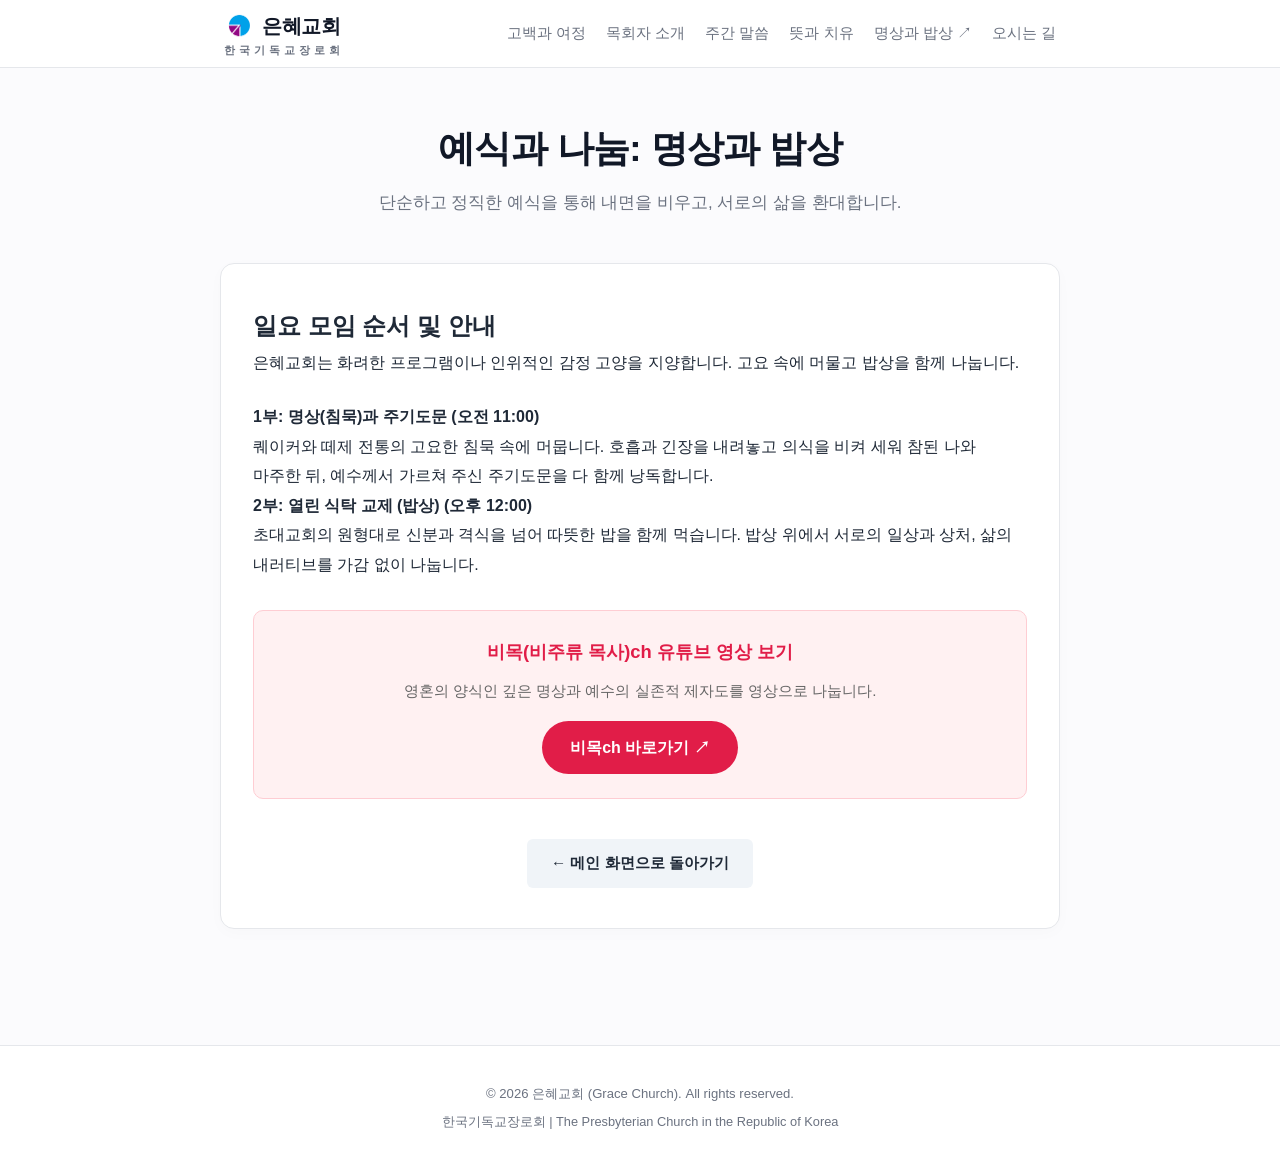
<file: gathering.html>
﻿<!DOCTYPE html>
<html lang="ko">
<head>
  <meta charset="UTF-8">
  <meta name="viewport" content="width=device-width, initial-scale=1.0">
  <title>명상과 밥상 (모임 안내) | 은혜교회</title>
  <link rel="stylesheet" href="style.css">
</head>
<body>

  <!-- 상단 고정 헤더 -->
  <header class="site-header">
    <div class="nav-container">
      <a href="index.html" class="brand-link">
        <div class="brand-top">
          <img src="logo.png" alt="은혜교회 로고" class="brand-logo" onerror="this.style.display='none'">
          <span class="brand-title">은혜교회</span>
        </div>
        <div class="brand-denomination">
          <span>한</span><span>국</span><span>기</span><span>독</span><span>교</span><span>장</span><span>로</span><span>회</span>
        </div>
      </a>
      <!-- 모바일 햄버거 버튼 -->
      <button class="menu-toggle" id="menuToggle" aria-label="메뉴 열기">
        <span></span>
        <span></span>
        <span></span>
      </button>

      <!-- 아담한 플로팅 팝업 메뉴 -->
      <nav class="nav-menu" id="navMenu">
        <ul class="nav-links">
          <li><a href="confession.html">고백과 여정</a></li>
          <li><a href="index.html#pastor">목회자 소개</a></li>
          <li><a href="sermons.html">주간 말씀</a></li>
          <li><a href="counseling.html">뜻과 치유</a></li>
          <li><a href="https://www.youtube.com/channel/UC9nGAkJKbWEKLsc8grpdjNg" target="_blank" rel="noopener noreferrer" class="yt-link">명상과 밥상 ↗</a></li>
          <li><a href="index.html#contact">오시는 길</a></li>
        </ul>
      </nav>

      <!-- 바깥 영역 터치 시 닫기 레이어 -->
      <div class="menu-overlay" id="menuOverlay"></div>
    </div>
  </header>

  <div class="subpage-hero reveal">
    <h1>예식과 나눔: 명상과 밥상</h1>
    <p>단순하고 정직한 예식을 통해 내면을 비우고, 서로의 삶을 환대합니다.</p>
  </div>

  <main>
    <section class="reveal">
      <h2 class="section-title">일요 모임 순서 및 안내</h2>
      <p style="margin-bottom: 24px;">은혜교회는 화려한 프로그램이나 인위적인 감정 고양을 지양합니다. 고요 속에 머물고 밥상을 함께 나눕니다.</p>

      <div class="schedule-grid">
        <div class="schedule-item">
          <h4>1부: 명상(침묵)과 주기도문 (오전 11:00)</h4>
          <p>퀘이커와 떼제 전통의 고요한 침묵 속에 머뭅니다. 호흡과 긴장을 내려놓고 의식을 비켜 세워 참된 나와 마주한 뒤, 예수께서 가르쳐 주신 주기도문을 다 함께 낭독합니다.</p>
        </div>
        <div class="schedule-item">
          <h4>2부: 열린 식탁 교제 (밥상) (오후 12:00)</h4>
          <p>초대교회의 원형대로 신분과 격식을 넘어 따뜻한 밥을 함께 먹습니다. 밥상 위에서 서로의 일상과 상처, 삶의 내러티브를 가감 없이 나눕니다.</p>
        </div>
      </div>

      <!-- 유튜브 비목ch 배너 -->
      <div style="margin-top: 30px; padding: 24px; background: #fff1f2; border: 1px solid #fecdd3; border-radius: 10px; text-align: center;">
        <h4 style="color: #e11d48; font-size: 1.15rem; margin-bottom: 8px;">비목(비주류 목사)ch 유튜브 영상 보기</h4>
        <p style="color: #666; font-size: 0.95rem; margin-bottom: 16px;">영혼의 양식인 깊은 명상과 예수의 실존적 제자도를 영상으로 나눕니다.</p>
        <a href="https://www.youtube.com/channel/UC9nGAkJKbWEKLsc8grpdjNg" target="_blank" rel="noopener noreferrer" style="display: inline-block; padding: 12px 28px; background: #e11d48; color: #fff; border-radius: 30px; font-weight: 700; text-decoration: none;">비목ch 바로가기 &nearr;</a>
      </div>

      <div style="margin-top: 40px; text-align: center;">
        <a href="index.html" style="display: inline-block; padding: 10px 24px; background: #f0f4f8; border-radius: 6px; font-weight: 600; font-size: 0.95rem;">&larr; 메인 화면으로 돌아가기</a>
      </div>
    </section>
  </main>

  <!-- 하단 카피라이트 -->
  <footer>
    <p>&copy; 2026 은혜교회 (Grace Church). All rights reserved.</p>
    <p style="margin-top: 4px; font-size: 0.8rem;">한국기독교장로회 | The Presbyterian Church in the Republic of Korea</p>
  </footer>

  <!-- 스크롤 페이드인 인터랙션 스크립트 -->
  <script>
    document.addEventListener("DOMContentLoaded", function () {
      const menuToggle = document.getElementById("menuToggle");
      const navMenu = document.getElementById("navMenu");
      const menuOverlay = document.getElementById("menuOverlay");

      function toggleMenu(e) {
        if(e) e.stopPropagation();
        const isOpen = navMenu.classList.contains("open");
        if (isOpen) {
          navMenu.classList.remove("open");
          menuOverlay.classList.remove("active");
        } else {
          navMenu.classList.add("open");
          menuOverlay.classList.add("active");
        }
      }

      function closeMenu() {
        navMenu.classList.remove("open");
        menuOverlay.classList.remove("active");
      }

      if (menuToggle) menuToggle.addEventListener("click", toggleMenu);
      if (menuOverlay) menuOverlay.addEventListener("click", closeMenu);

      document.querySelectorAll(".nav-links a").forEach((link) => {
        link.addEventListener("click", closeMenu);
      });
      const observer = new IntersectionObserver((entries) => {
        entries.forEach((entry) => {
          if (entry.isIntersecting) {
            entry.target.classList.add("active");
          }
        });
      }, {
        threshold: 0.15,
        rootMargin: "0px 0px -40px 0px"
      });

      document.querySelectorAll(".reveal").forEach((el) => {
        observer.observe(el);
      });
    });
  </script>
</body>
</html>

<!-- 플로팅 Top 버튼 -->
  <button id="scrollTopBtn" class="scroll-top-btn" aria-label="맨 위로 이동">
    <svg viewBox="0 0 24 24" fill="none" stroke-linecap="round" stroke-linejoin="round">
      <path d="M18 15l-6-6-6 6"/>
    </svg>
  </button>

  <!-- Top 버튼 제어 스크립트 -->
  <script>
    (function() {
      const topBtn = document.getElementById('scrollTopBtn');
      if (!topBtn) return;

      window.addEventListener('scroll', function() {
        if (window.pageYOffset > 350) {
          topBtn.classList.add('visible');
        } else {
          topBtn.classList.remove('visible');
        }
      });

      topBtn.addEventListener('click', function() {
        window.scrollTo({
          top: 0,
          behavior: 'smooth'
        });
      });
    })();
  </script>
</file>
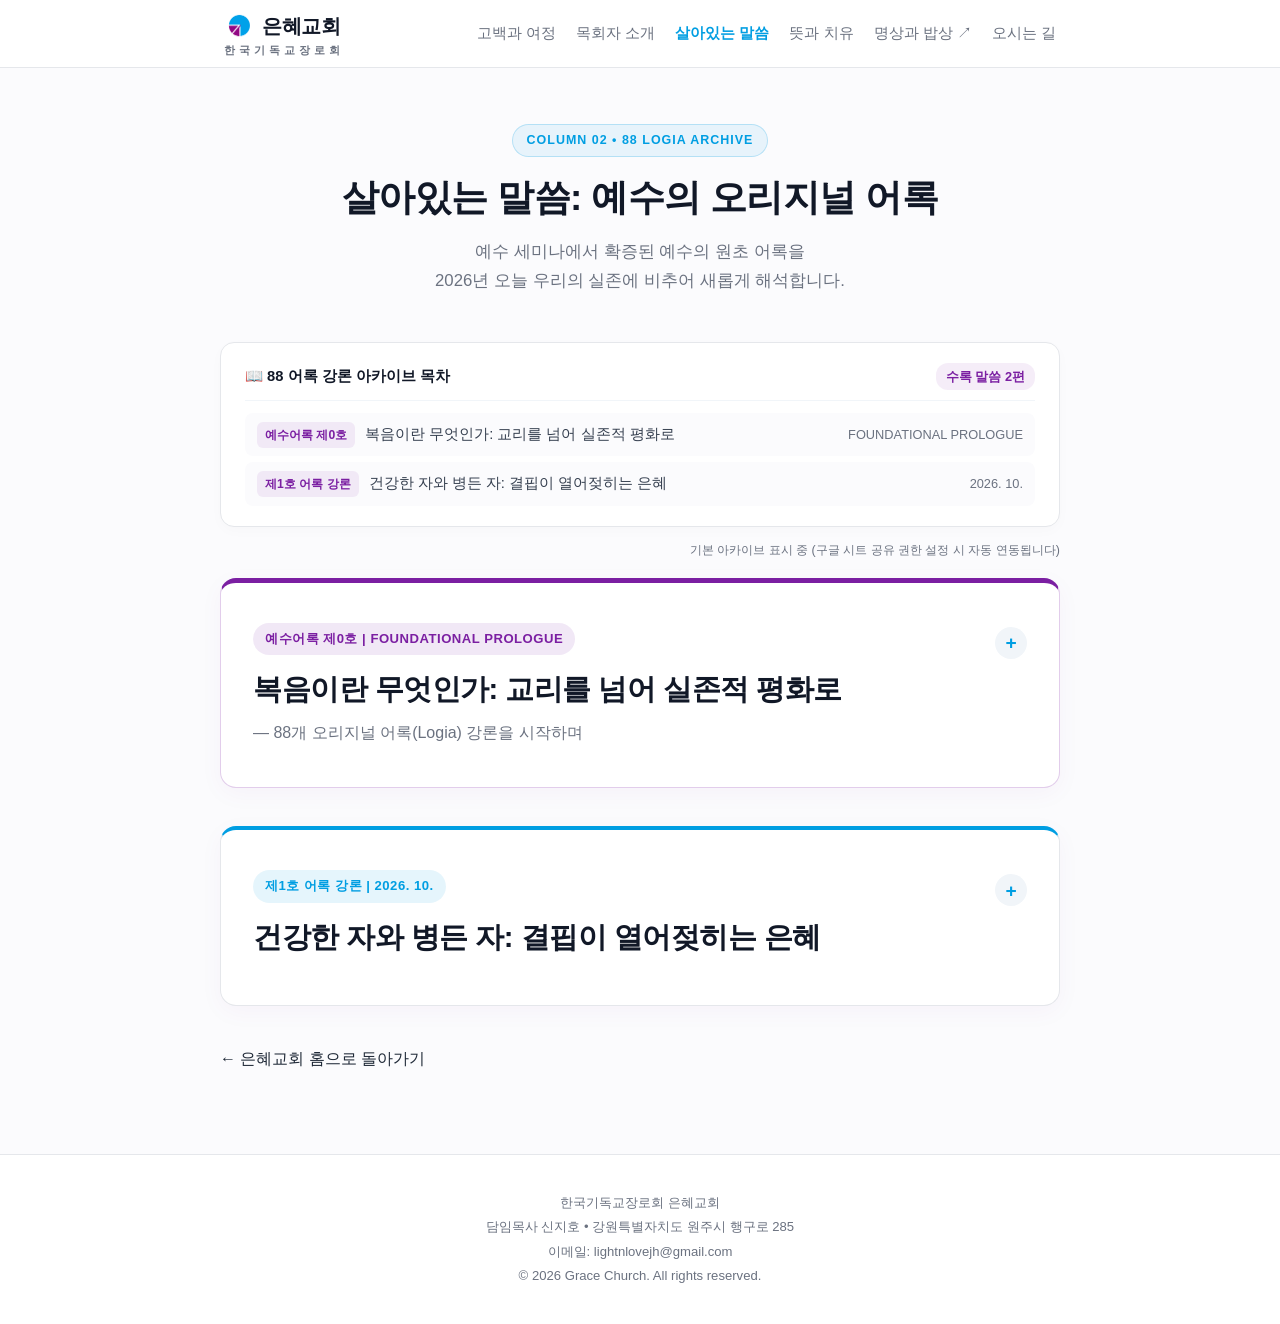
<file: sermons.html>
﻿<!DOCTYPE html>
<html lang="ko">
<head>
  <meta charset="UTF-8">
  <meta name="viewport" content="width=device-width, initial-scale=1.0">
  <title>주간 말씀 (88 Logia) | 은혜교회</title>
  <link rel="stylesheet" href="style.css">
  <style>
    /* 매거진 에디토리얼 말씀 카드 전용 스타일 */
    .prologue-card {
      border: 1px solid rgba(123, 31, 162, 0.22);
      border-top: 5px solid var(--primary-purple);
      background: #ffffff;
      border-radius: 16px;
      padding: 40px 32px;
      margin-bottom: 38px;
      box-shadow: 0 6px 24px rgba(123, 31, 162, 0.04);
      scroll-margin-top: 84px;
    }
    .prologue-card.logia-regular {
      border: 1px solid var(--border-color);
      border-top: 4px solid var(--primary-blue);
    }
    .prologue-badge {
      display: inline-block;
      background: rgba(123, 31, 162, 0.1);
      color: var(--primary-purple);
      font-size: 0.82rem;
      font-weight: 800;
      padding: 4px 12px;
      border-radius: 20px;
      margin-bottom: 14px;
      letter-spacing: 0.5px;
    }
    .prologue-card.logia-regular .prologue-badge {
      background: rgba(0, 158, 226, 0.1);
      color: var(--primary-blue);
    }
    .prologue-title {
      font-size: clamp(1.35rem, 4vw, 1.82rem);
      font-weight: 800;
      color: #111827;
      line-height: 1.4;
      margin-bottom: 8px;
      letter-spacing: -0.5px;
    }
    .prologue-subtitle {
      font-size: 1rem;
      color: var(--text-muted);
      margin-bottom: 24px;
      font-weight: 500;
    }
    .scripture-box {
      background: #fbf7fd;
      border-left: 3px solid var(--primary-purple);
      padding: 16px 20px;
      border-radius: 6px;
      margin-bottom: 28px;
      font-style: normal;
      font-size: 0.96rem;
      line-height: 1.85;
      color: #334155;
    }
    .prologue-card.logia-regular .scripture-box {
      background: #f8fafc;
      border-left: 4px solid var(--primary-blue);
    }
    .scripture-box p {
      margin-bottom: 6px;
    }
    .scripture-box p:last-child {
      margin-bottom: 0;
    }
    .prologue-section {
      margin-bottom: 26px;
    }
    .prologue-section:last-child {
      margin-bottom: 0;
    }
    .prologue-section h4 {
      font-size: 1.18rem;
      color: #111827;
      font-weight: 700;
      margin: 28px 0 12px;
      display: flex;
      align-items: center;
      gap: 8px;
      letter-spacing: -0.3px;
    }
    .prologue-section h4:first-child {
      margin-top: 0;
    }
    .prologue-section h4::before {
      content: "";
      display: inline-block;
      width: 5px;
      height: 18px;
      background: var(--primary-purple);
      border-radius: 3px;
      flex-shrink: 0;
    }
    .prologue-section p {
      font-size: 0.98rem;
      line-height: 1.88;
      color: #374151;
      margin-bottom: 14px;
      text-align: justify;
    }
    .quote-box {
      background: #f8fafc;
      border-left: 3px solid #94a3b8;
      padding: 14px 18px;
      border-radius: 4px;
      margin: 16px 0;
      font-size: 0.94rem;
      color: #475569;
      line-height: 1.85;
    }
    .quote-box p {
      margin-bottom: 8px;
      font-size: 0.94rem;
      color: #475569;
    }
    .quote-box p:last-child {
      margin-bottom: 0;
    }
    .quote-box strong {
      color: #0f172a;
    }
    .constellation-highlight {
      background: rgba(56, 189, 248, 0.08);
      border: 1px solid rgba(56, 189, 248, 0.25);
      padding: 18px 22px;
      border-radius: 10px;
      margin: 18px 0;
      font-size: 0.96rem;
      line-height: 1.85;
      color: #0369a1;
    }

    /* 상단 게시판 아카이브 목차 보드 */
    .board-directory {
      background: #ffffff;
      border: 1px solid var(--border-color);
      border-radius: 14px;
      padding: 20px 24px;
      margin-bottom: 30px;
      box-shadow: 0 4px 14px rgba(0, 0, 0, 0.02);
    }
    .board-dir-header {
      display: flex;
      justify-content: space-between;
      align-items: center;
      margin-bottom: 12px;
      padding-bottom: 10px;
      border-bottom: 1px solid #f1f5f9;
    }
    .board-dir-title {
      font-size: 0.92rem;
      font-weight: 800;
      color: #111827;
      display: flex;
      align-items: center;
      gap: 6px;
    }
    .board-dir-count {
      font-size: 0.8rem;
      color: var(--primary-purple);
      font-weight: 700;
      background: rgba(123, 31, 162, 0.08);
      padding: 2px 10px;
      border-radius: 12px;
    }
    .board-list {
      list-style: none;
      display: flex;
      flex-direction: column;
      gap: 6px;
      max-height: 240px;
      overflow-y: auto;
    }
    .board-list li a {
      display: flex;
      justify-content: space-between;
      align-items: center;
      padding: 8px 12px;
      border-radius: 8px;
      font-size: 0.92rem;
      color: #374151;
      transition: all 0.15s ease;
      background: #fbfbfd;
    }
    .board-list li a:hover {
      background: rgba(0, 158, 226, 0.07);
      color: var(--primary-blue);
      font-weight: 600;
    }
    .board-item-left {
      display: flex;
      align-items: center;
      gap: 10px;
      overflow: hidden;
    }
    .board-item-badge {
      font-size: 0.76rem;
      font-weight: 700;
      color: var(--primary-purple);
      background: rgba(123, 31, 162, 0.08);
      padding: 2px 8px;
      border-radius: 6px;
      white-space: nowrap;
      flex-shrink: 0;
    }
    .board-item-title {
      white-space: nowrap;
      overflow: hidden;
      text-overflow: ellipsis;
    }
    .board-item-date {
      font-size: 0.8rem;
      color: var(--text-muted);
      white-space: nowrap;
      margin-left: 12px;
      flex-shrink: 0;
    }
    .sync-status {
      text-align: right;
      font-size: 0.78rem;
      color: var(--text-muted);
      margin-top: -18px;
      margin-bottom: 16px;
    }

    @media (max-width: 768px) {
      .prologue-card {
        padding: 24px 18px;
        margin-bottom: 26px;
      }
      .prologue-section h4 {
        font-size: 1.08rem;
      }
      .prologue-section p {
        font-size: 0.94rem;
        text-align: left;
      }
      .board-directory {
        padding: 16px;
      }
      .board-item-date {
        display: none;
      }
    }

    details.prologue-card summary {
      cursor: pointer;
      list-style: none;
      position: relative;
      outline: none;
    }
    details.prologue-card summary::-webkit-details-marker {
      display: none;
    }
    .prologue-summary-inner {
      display: flex;
      justify-content: space-between;
      align-items: flex-start;
      gap: 16px;
    }
    .prologue-toggle-icon {
      display: inline-flex;
      align-items: center;
      justify-content: center;
      width: 32px;
      height: 32px;
      border-radius: 50%;
      background: #f1f5f9;
      color: var(--primary-blue);
      font-size: 1.2rem;
      font-weight: 600;
      transition: transform 0.3s ease, background 0.3s ease;
      flex-shrink: 0;
      margin-top: 4px;
    }
    details.prologue-card[open] .prologue-toggle-icon {
      transform: rotate(45deg);
      background: rgba(123, 31, 162, 0.12);
      color: var(--primary-purple);
    }
    details.prologue-card.logia-regular[open] .prologue-toggle-icon {
      background: rgba(0, 158, 226, 0.12);
      color: var(--primary-blue);
    }
    .prologue-body-wrapper {
      margin-top: 24px;
      padding-top: 28px;
      border-top: 1px dashed var(--border-color);
      animation: fadeIn 0.4s ease;
    }
    @keyframes fadeIn {
      from { opacity: 0; transform: translateY(-10px); }
      to { opacity: 1; transform: translateY(0); }
    }
  </style>
</head>
<body>

  <!-- 상단 미니멀 고정 헤더 -->
  <header class="site-header">
    <div class="nav-container">
      <a href="index.html" class="brand-link">
        <div class="brand-top">
          <img src="logo.png" alt="은혜교회 로고" class="brand-logo" onerror="this.style.display='none'">
          <span class="brand-title">은혜교회</span>
        </div>
        <div class="brand-denomination">
          <span>한</span><span>국</span><span>기</span><span>독</span><span>교</span><span>장</span><span>로</span><span>회</span>
        </div>
      </a>

      <button class="menu-toggle" id="menuToggle" aria-label="메뉴 열기">
        <span></span>
        <span></span>
        <span></span>
      </button>

      <nav class="nav-menu" id="navMenu">
        <ul class="nav-links">
          <li><a href="confession.html">고백과 여정</a></li>
          <li><a href="index.html#pastor">목회자 소개</a></li>
          <li><a href="sermons.html" class="active">살아있는 말씀</a></li>
          <li><a href="counseling.html">뜻과 치유</a></li>
          <li><a href="https://www.youtube.com/channel/UC9nGAkJKbWEKLsc8grpdjNg" target="_blank" rel="noopener noreferrer" class="yt-link">명상과 밥상 ↗</a></li>
          <li><a href="index.html#contact">오시는 길</a></li>
        </ul>
      </nav>

      <div class="menu-overlay" id="menuOverlay"></div>
    </div>
  </header>

  <!-- 서브페이지 헤더 -->
  <div class="subpage-hero">
    <div class="subpage-badge">COLUMN 02 &bull; 88 LOGIA ARCHIVE</div>
    <h1>살아있는 말씀: 예수의 오리지널 어록</h1>
    <p>예수 세미나에서 확증된 예수의 원초 어록을<br> 2026년 오늘 우리의 실존에 비추어 새롭게 해석합니다.</p>
  </div>

  <main>

    <!-- [자동 생성] 어록 게시판 빠른 목차 -->
    <div class="board-directory" id="boardDirectory">
      <div class="board-dir-header">
        <div class="board-dir-title">📖 88 어록 강론 아카이브 목차</div>
        <span class="board-dir-count" id="postCount">수록 말씀 2편</span>
      </div>
      <ul class="board-list" id="boardList">
        <li>
          <a href="#logia-0">
            <div class="board-item-left">
              <span class="board-item-badge">예수어록 제0호</span>
              <span class="board-item-title">복음이란 무엇인가: 교리를 넘어 실존적 평화로</span>
            </div>
            <span class="board-item-date">FOUNDATIONAL PROLOGUE</span>
          </a>
        </li>
        <li>
          <a href="#logia-1">
            <div class="board-item-left">
              <span class="board-item-badge">제1호 어록 강론</span>
              <span class="board-item-title">건강한 자와 병든 자: 결핍이 열어젖히는 은혜</span>
            </div>
            <span class="board-item-date">2026. 10.</span>
          </a>
        </li>
      </ul>
    </div>
    <div class="sync-status" id="syncStatus">구글 스프레드시트 실시간 연동 대기 중...</div>

    <!-- ========================================================
         [말씀 카드가 렌더링되는 컨테이너]
         구글 시트 연동 전이나 오프라인 시에도 기본 제0호·제1호가 즉시 표시되며,
         시트 데이터를 불러오는 즉시 최신 시트 내용으로 자동 업데이트됩니다.
         ======================================================== -->
    <div id="sermonsContainer">

      <!-- [제0호 어록 강론 전문: 프롤로그 선언문] -->
      <details class="prologue-card" id="logia-0">
        <summary>
          <div class="prologue-summary-inner">
            <div style="flex-grow: 1;">
              <span class="prologue-badge">예수어록 제0호 | FOUNDATIONAL PROLOGUE</span>
              <h2 class="prologue-title">복음이란 무엇인가: 교리를 넘어 실존적 평화로</h2>
              <div class="prologue-subtitle" style="margin-bottom:0;">— 88개 오리지널 어록(Logia) 강론을 시작하며</div>
            </div>
            <span class="prologue-toggle-icon">+</span>
          </div>
        </summary>
        <div class="prologue-body-wrapper">

        <div class="scripture-box">
          <p><strong>• 마가복음 1:15 </strong> "때가 찼고 하나님 나라가 가까이 왔으니 회개하고 복음을 믿으라."</p>
          <p><strong>• 마가복음 5:34 </strong> "예수께서 이르시되 딸아 네 믿음이 너를 구원하였으니 평안히 가라."</p>
        </div>

        <div class="prologue-section">
          <h4>1. 복음의 본질 : 예수께서 직접 선포하신 '말씀의 사건'</h4>
          <p>우리는 흔히 '복음(福音)'을 '기쁜 소식(Good News)'으로 이해합니다. 잘못된 표현은 아니지만, 한자의 결을 가만히 짚어보면 그것은 '복 복(福)' 자에 '소리 음(音)' 자입니다. 복된 소식을 넘어, 예수께서 인간의 실존을 향해 직접 발하신 '복된 음성'의 뉘앙스를 품고 있습니다.</p>
          <p>신약성서의 원어인 헬라어 에우앙겔리온(εὐαγγέλιον)의 본뜻은 '복된 소식'입니다. 본래 고대 로마 제국에서 황제의 탄생이나 전쟁의 결정적 승리를 전령이 공포하던 제국의 정치적 용어였습니다. 초대교회는 이 제국의 언어를 과감히 전유했습니다. 로마 황제가 아닌 나사렛 예수가 온 세상의 진정한 승리자이자 해방자임을 선포함으로써, 예수의 십자가와 부활 사건을 제국의 권세를 뛰어넘는 우주적 승리로 격상시킨 것입니다.</p>
          <p>그러나 역사적 예수 본인의 사역은 황제의 권좌에서 하달된 위압적인 포고문이 아니었습니다. 예수께서는 갈릴리의 가난한 자, 눈먼 자, 율법의 낙인이 찍힌 이들과 눈을 마주치며 인간의 실존을 마주하셨습니다. 그 현장에서 건네신 한마디 한마디는 듣는 이의 굳은 자아를 깨부수고 세계를 다시 보게 만드는 살아 숨 쉬는 <strong>'말씀의 사건(Sprachereignis)'</strong>이었습니다.</p>
          <p>따라서 복음은 제국의 언어로 격상되어 성경이라는 책 속에 갇힌 도그마로 끝나지 않습니다. 그것은 거대한 포고문을 넘어, 2천 년 전 갈릴리에서 울려 퍼졌던 예수의 원초적 육성이 오늘 나의 상처와 실존에 정면으로 부딪쳐오는 생생한 사건의 현장입니다.</p>

          <h4>2. 해석자 바울의 빛과 그림자: 교리화의 이면과 치열했던 목회적 실존</h4>
          <p>기독교 역사 속에서 복음은 점차 "예수께서 우리 죄를 대신해 십자가에 죽으시고 부활하심으로 사후 천국을 얻게 되었다"는 교리적 공식으로 환원되었습니다. 이러한 구속론적 체계화를 주도한 인물은 사도 바울이었습니다. 바울은 예수를 생전에 육신으로 직접 만나지 못했던 인물입니다. 그는 다메섹 체험 이후 자신에게 들려온 예수 사건을 헬레니즘적 사유와 묵시문학적 틀로 풀어낸 '탁월한 2차 해석자'였습니다.</p>
          <p>훗날 4세기 로마 제국이 기독교를 공인하고 신약을 정경화(Canonization)하는 과정에서 바울 서신들이 대거 채택된 데는 분명한 '제국의 통치 논리'가 맞물려 있었습니다. 기득권 체제를 뒤흔들었던 갈릴리 예수의 급진적 삶의 양식보다는, "위에 있는 권세들에게 복종하라"(롬 13:1), "종들아 상전에게 순종하라"(엡 6:5)며 사회 질서를 안정시키고 내면의 죄책감과 사후 구원에 집중하게 만드는 바울의 체계화된 교리가 제국과 교단 권력에게 훨씬 유용했기 때문입니다.</p>
          <p><strong>그러나 우리는 바울을 결코 일방적으로 매도할 수 없습니다.</strong> 바울의 서신들은 상아탑의 사변이 아니라, 지극히 현실적인 인간 군상의 갈등과 위기 속에서 탄생한 피와 땀의 기록이기 때문입니다. 당시 고린도나 갈라디아 교회는 파당 싸움, 빈부 격차에 따른 차별, 비교와 시기로 날마다 깨어지고 있었습니다. 2000년 전이나 2026년 오늘이나, 인간이 모인 자리는 늘 다툼과 불안으로 요동칩니다. 바울은 바로 그 깨어진 인간 현실 속에서 교회를 화해시키고 성도들을 품어 안기 위해 처절하게 고투했던 위대한 목회자였습니다.</p>
          <p>그렇기에 그의 편지 속에는 시대를 초월하여 영혼을 울리는 주옥같은 실존적 통찰들이 빛나고 있습니다.</p>

          <div class="quote-box">
            <p><strong>• 고린도후서 12:9 </strong> "내 은혜가 네게 족하도다 이는 내 능력이 약한 데서 온전하여짐이라. 내가 약한 그 때에 강함이라." — 결핍과 상처가 오히려 하늘의 은혜가 머무는 통로가 됨을 꿰뚫어 본 고백.</p>
            <p><strong>• 갈라디아서 3:28 </strong> "유대인이나 헬라인이나 종이나 자유인이나 남자나 여자나 다 그리스도 예수 안에서 하나이니라." — 당대의 견고한 신분과 성별의 벽을 허물어버린 급진적 평등과 화해의 선언.</p>
            <p><strong>• 빌립보서 4:6-7 </strong> "아무것도 염려하지 말고...&nbsp;&nbsp; 모든 지각에 뛰어난 하나님의 평강이 너희 마음과 생각을 지키시리라." — 불안에 떠는 영혼을 향한 평안의 축복.</p>
          </div>

          <p>바울의 세계관은 갈등 많은 현실을 살아가는 우리에게 여전히 소중한 목회적 지혜를 줍니다. 다만 우리는 바울이 처했던 특정 교회의 '상황적 권면'과, 그 모든 것의 원천이자 샘물이었던 '나사렛 예수 자신의 원초적 육성'을 분별하여, 이제 물줄기의 발원지로 거슬러 올라가고자 하는 것입니다.</p>

          <h4>3. 예수의 육성: 예수 세미나와 5대 복음서</h4>
          <p>이것이 은혜교회가 현대 신약학의 가장 정직한 결실인 '예수 세미나(Jesus Seminar)'의 오리지널 어록(Logia)에서 출발하는 이유입니다. 1985년 로버트 펑크(Robert Funk)와 존 도미닉 크로산(John Dominic Crossan)을 필두로 모인 200여 명의 세계적 성서학자들은 기독교 역사상 가장 방대한 문헌 비평 작업을 감행했습니다.</p>
          <p>특히 예수 세미나는 정경 4복음서(마태, 마가, 누가, 요한)에만 갇히지 않고, 1945년 이집트 나그함마디에서 발굴된 '도마복음(Gospel of Thomas)'을 대등한 원천 텍스트로 포함하여 '5대 복음서(The Five Gospels)'를 검토했습니다. 도마복음은 후대 교회의 신학적 각색이나 기적 이야기, 사후 묵시록적 드라마가 전혀 없이, 오직 114개의 예수 말씀만 앙상하게 보존된 가장 원초적인 '어록집(Sayings Gospel)'이었습니다.</p>
          <p>학자들은 엄격한 역사비평 투표를 통해 후대 교회가 체제 유지를 위해 예수의 입을 빌려 창작해 넣은 수많은 덧칠을 걷어냈습니다. 그리고 5대 복음서 전체에 걸쳐 나사렛 예수께서 실제로 말씀하셨을 확률이 가장 확실한 약 18%의 진정 어록을 확증했습니다.</p>

          <div class="constellation-highlight">
            저는 5대 복음서에 흩어져 있던 평행본문과 중복 구절들을 하나로 묶어 담담히 정리했습니다. 그렇게 겹치는 구절들을 추려내고 묶었더니 꼭 88개의 어록이 되었습니다.<br><br>
            개인적으로는 이 숫자가 온 밤하늘을 이루는 공식 88개 별자리(성좌)의 수와 꼭 같다는 사실이 무척 놀라웠고, 제게는 참으로 남다른 경이로움과 깊은 울림으로 다가왔습니다. 하늘의 별자리가 길 잃은 나그네의 밤길을 밝혀주는 길잡이가 되어주듯, 이 88개의 어록은 박제된 교리가 아니라 우리 영혼의 어둠을 걷어내고 참된 평화의 길을 비추어주는 살아 있는 별빛들입니다.
          </div>

          <p>그 88개의 어록 속 예수는 자신을 제물로 바치라고 요구하지도, 사후 천국을 미끼로 교회를 키우려 하지도 않습니다. 2000년 전이나 오늘이나, 상처와 두려움에 짓눌려 허덕이는 인간의 자아를 깨부수고 자유케 하는 명징한 하나님 나라의 현실을 선포할 뿐입니다.</p>

          <h4>4. "네 믿음이 너를 구원했다": 수동적 피구속에서 주체적 신뢰로</h4>
          <p>전통 교리는 예수를 영웅적 초월자로 이상화하고, 인간을 무기력하게 피 흘림만 바라보는 수동적 죄인으로 규정했습니다. 그러나 복음서 속 예수는 기적의 시혜(施惠)만을 바라며 몰려든 군중 앞에서 결코 영웅 행세를 하지 않으셨습니다. 그는 구원의 본질을 짚어내며 이렇게 선언하셨습니다.</p>
          <div class="scripture-box" style="margin-bottom: 14px;">
            <p>"네 믿음이 너를 구원하였다. 평안히 가라." (마가복음 5:34)</p>
          </div>
          <p>구원은 부흥회의 고조된 열기 속에서 손을 번쩍 들고 "확신한다"고 외칠 때 손에 쥐어지는 심리적 면죄부가 아닙니다. 그것은 외부의 누군가가 일방적으로 주입하는 마법적 시혜도 아닙니다. 구원은 예수의 깨어 있는 음성을 마주한 한 인간이, 내면의 두려움과 거짓 자아를 내려놓고 생명의 근원을 온전히 신뢰하기로 돌아설 때 일어나는 <strong>'주체적 믿음의 내적 회복 사건'</strong>입니다.</p>
          <p>결국 구원의 핵심은 그 선언 끝에 붙은 마지막 말씀처럼, 과연 내가 '평안히 갈 수 있는가'에 달려 있습니다. "평안히 가라"는 예수의 선언 앞에 온 존재로 "예"라고 응답하며 걸어 나아가는 주체는 바로 '나'이기 때문입니다. 그 부름에 스스로 "예"라고 답할 수 있는 주체적 신뢰를 통해, 두려움을 떨치고 자기 삶의 길로 평안히 걸어 나아가는 것, 그것이 곧 구원입니다.</p>

          <h4>5. 삶의 양식(Life-style)의 전환과 궁극적 종착지: '마음의 평화'</h4>
          <p>따라서 복음과 구원은 분리될 수 없습니다. 복음은 먼 훗날의 약속이 아니라, 지금 발 딛고 선 현실에서 내가 '더 나은 상태, 온전한 존재'로 변화되는 실존적 구원입니다.</p>
          <p>이를 개인심리학자 알프레드 아들러(Alfred Adler)의 언어로 바꾸어 말하면, 곧 <strong>'삶의 양식(Life-style)의 근본적 전환'</strong>입니다. 당대 사람들은 로마의 정치적 압제와 종교 기득권층이 씌운 율법주의적 낙인 속에서, 조건을 충족해야만 존재 가치를 인정받을 수 있다는 병리적 삶의 양식에 갇혀 극심한 불안과 만성적 죄책감에 시달리고 있었습니다.</p>
          <p>예수께서는 그 현장에 뛰어들어 당대가 씌운 저주의 낙인을 부수고, 하나님 안에서 우리는 이미 온전히 용납되었으며, 방향의 어긋남(하마르티아, 죄)이 있었을 뿐 결코 버려진 죄인이 아님을 자각시켰습니다. 이것이 예수께서 일으킨 삶의 양식의 혁명입니다.</p>
          <p>그렇게 변화된 삶의 양식 끝에 피어나는 궁극적 열매는 <strong>자유, 평화, 사랑</strong>입니다. 그러나 내면의 평화가 결여된 사랑은 자칫 "더 사랑해야만 한다"는 가혹한 율법이자 도덕적 억압이 될 뿐입니다. 그렇기에 복음이 도달하는 가장 구체적이고 검증 가능한 실존적 알맹이는 바로 '평화(마음의 평안)'입니다.</p>
          <div class="scripture-box" style="margin-bottom: 14px;">
            <p>"평안을 너희에게 끼치노니 곧 나의 평안을 너희에게 주노라. 세상이 주는 것과 같지 아니하니라. 너희는 마음에 근심하지도 말고 두려워하지도 말라." (요한복음 14:27)</p>
          </div>
          <p>예수의 평화가 세상이 주는 것과 다른 이유는, 그것이 외부의 조건으로 주어지는 위안이 아니라 내면의 근심과 두려움을 스스로 내려놓을 때 깨어나는 실존의 힘이기 때문입니다. 병든 자의 손을 잡으실 때나 제자들에게 마지막 작별을 건네실 때나, 예수께서 전하고자 하셨던 단 하나의 진심은 <strong>"네 마음속에 진짜 평화가 있기를"</strong> 바라는 것이었습니다. 온갖 세상의 불안과 비교, 통제하려는 에고의 계산기를 내려놓고 내면의 가장 깊은 고요와 평안을 회복하는 것, 이것이 복음의 완성입니다.</p>

          <h4>6. 텍스트를 넘어선 실천: 명상과 '명상 노트'</h4>
          <p>은혜교회는 말씀을 교리로 암기하거나 머릿속 지식으로만 붙드는 곳이 아닙니다. 예수의 말씀이 오늘 나의 일상과 무의식 깊은 곳에 닿아 실존적 평안을 일으키기 위해, 우리는 '명상'과 '명상 노트'라는 구체적인 훈련을 함께합니다.</p>
          <p><strong>여기서 우리가 추구하는 명상은 가만히 눈을 감고 앉아 있는 시간에만 머물지 않습니다.</strong> 고요히 호흡을 가라앉힐 때뿐만 아니라, 설거지나 샤워, 운전처럼 몸에 익은 편안한 일상을 이어갈 때도 우리는 명상의 감각을 경험하곤 합니다. 의식이 굳이 애쓰지 않아도 되는 그러한 순간에 일상의 의식은 자연스럽게 옆으로 비켜서고, 그 틈을 타 평소에는 닫혀 있던 무의식의 문이 열리기 때문입니다.</p>
          <p>의식이 비켜선 그 자리에서는 억압되어 있던 감정이나 잊고 있던 기억, 혹은 전혀 예상치 못한 깊은 통찰들이 수면 위로 떠오릅니다. 다만 무의식이 열렸다고 해서 그 안에서 올라오는 모든 것을 곧장 성령의 음성이나 신성한 계시로 동일시해서는 안 됩니다. 무의식은 깊은 지혜와 생명의 불씨뿐만 아니라, 아직 소화되지 않은 상처와 두려움, 본능적 욕망이 분별되지 않은 채 뒤섞여 있는 날것의 심리적 영토이기 때문입니다.</p>
          <p>중요한 것은 이 무의식의 영역이 열렸을 때 일어나는 '바른 분별과 조율'입니다. 말씀의 빛 아래 날것의 무의식을 정직하게 마주할 때, 묵혀 있던 감정의 응어리는 안전한 출구를 찾아 해소되고 방어기제 너머에 있던 생명의 생각이 길어 올려집니다. 무의식 그 자체를 맹신하는 것이 아니라, 열린 무의식의 심연을 예수의 말씀에 비추어 치유하고 삶의 궤도를 새롭게 조율해 나가는 이 역동적인 과정—그것이 바로 우리가 고백하는 참된 <strong>'성령의 인도하심'</strong>입니다.</p>
          <p>그렇기에 우리는 막연한 침묵이나 감상에 머물러 있지 않습니다. 의식이 비켜서며 드러난 날것의 감정과 생각들, 그리고 그것이 말씀과 만나 조율되며 일어나는 내면의 통찰을 즉각적으로 포착하여 <strong>'명상 노트'</strong>에 적어 내려갑니다. 말과 글로 솔직하게 꺼내어 눈으로 확인하고 직면하는 깨어 있는 훈련입니다.</p>
          <p>목회자인 저 자신 역시 매일 이 명상 노트를 쓰며 내면의 파동을 살피고, 성령의 바른 조명 아래 삶의 궤도를 다듬어가고 있습니다. 은혜교회는 각 사람이 삶의 자리에서 자신의 내면을 투명하게 마주하고, 성령의 인도와 분별을 힘입어 자신만의 명상 노트를 채워가며 영적으로 온전히 자립할 수 있도록 돕는 열린 공동체입니다.</p>

          <h4>맺음말: 은혜교회가 함께 걸어갈 88개의 길</h4>
          <p>이제 우리는 예수 세미나가 복원해 낸 88개의 오리지널 어록을 매주 하나씩 열어젖힙니다. 2000년 전 갈릴리 사람들의 억압을 부수었던 그 날 선 육성이, 2026년 오늘 불안한 시대를 살아가는 우리 각자의 내면에 어떻게 참된 자유와 평화를 꽃피워내는지, 이 아름답고 정직한 실존의 여정에 교우 여러분을 기쁜 마음으로 초대합니다.</p>
        </div>
        </div>
      </details>

      <!-- [제1호 어록 강론] -->
      <details class="prologue-card logia-regular" id="logia-1">
        <summary>
          <div class="prologue-summary-inner">
            <div style="flex-grow: 1;">
              <span class="prologue-badge">제1호 어록 강론 | 2026. 10.</span>
              <h2 class="prologue-title">건강한 자와 병든 자: 결핍이 열어젖히는 은혜</h2>
            </div>
            <span class="prologue-toggle-icon">+</span>
          </div>
        </summary>
        <div class="prologue-body-wrapper">
          <div class="scripture-box">
          <p>"건강한 자에게는 의사가 필요 없고 병든 자에게라야 필요하다. 나는 의인을 부르러 온 것이 아니라 죄인을 부르러 왔다." (마가복음 2:17)</p>
        </div>
        <div class="prologue-section">
          <p>스스로 온전하다고 믿으며 에고의 계산기로 삶을 통제하려는 이들에게는 새로운 궤도가 열리지 않습니다. 내 결핍과 아픔, 삶의 막힌 자리를 정직하게 직면하는 자만이 하늘의 의사를 만나 뜻의 병목을 풀고 참된 궤도로 올라탈 수 있습니다.</p>
        </div>
        </div>
      </details>

    </div>

    <div class="back-home-wrap">
      <a href="index.html" class="back-home-btn">&larr; 은혜교회 홈으로 돌아가기</a>
    </div>

  </main>

  <footer>
    <div class="footer-inner">
      <div class="footer-brand">한국기독교장로회 은혜교회</div>
      <div class="footer-info">
        담임목사 신지호 &bull; 강원특별자치도 원주시 행구로 285<br>
        이메일: <a href="mailto:lightnlovejh@gmail.com">lightnlovejh@gmail.com</a>
      </div>
      <div class="footer-copy">&copy; 2026 Grace Church. All rights reserved.</div>
    </div>
  </footer>

  <script>
    // 1. 모바일 햄버거 메뉴 스크립트
    const menuToggle = document.getElementById('menuToggle');
    const navMenu = document.getElementById('navMenu');
    const menuOverlay = document.getElementById('menuOverlay');
    const navLinks = document.querySelectorAll('.nav-links a');

    function toggleMenu(e) {
      if(e) e.stopPropagation();
      const isOpen = navMenu.classList.contains('open');
      if (isOpen) {
        navMenu.classList.remove('open');
        menuOverlay.classList.remove('active');
      } else {
        navMenu.classList.add('open');
        menuOverlay.classList.add('active');
      }
    }

    function closeMenu() {
      navMenu.classList.remove('open');
      menuOverlay.classList.remove('active');
    }

    if (menuToggle) menuToggle.addEventListener('click', toggleMenu);
    if (menuOverlay) menuOverlay.addEventListener('click', closeMenu);
    navLinks.forEach(link => {
      link.addEventListener('click', closeMenu);
    });

    // 2. 구글 스프레드시트 실시간 연동 및 매거진 디자인 자동 변환 엔진
    const SHEET_ID = '1qQCoqkV4ypq7KyoJhLl1HiYgRjYdZksXxXEA_MGAwbw';
    const SHEET_URL = `https://docs.google.com/spreadsheets/d/${SHEET_ID}/gviz/tq?tqx=out:json&t=` + new Date().getTime();

    // HTML 특수문자 보호 및 **굵은글씨**, '작은따옴표 강조' 변환 함수
    function formatInlineText(str) {
      if (!str) return '';
      let escaped = str
        .replace(/&/g, '&amp;')
        .replace(/</g, '&lt;')
        .replace(/>/g, '&gt;');
      // **텍스트** -> <strong>텍스트</strong> 변환
      escaped = escaped.replace(/\*\*(.+?)\*\*/g, '<strong>\$1</strong>');
      // • 항목 콜론 강조 (예: • 마가복음 1:15)
      escaped = escaped.replace(/^(•\s*[^:]+:)/, '<strong>\$1</strong>');
      return escaped;
    }

    // 성경본문(E열)을 연보라/하늘색 성구 박스로 변환
    function buildScriptureBox(text) {
      if (!text || !text.trim()) return '';
      const lines = text.split(/\r?\n/).filter(l => l.trim() !== '');
      const pTags = lines.map(l => `<p>${formatInlineText(l.trim())}</p>`).join('');
      return `<div class="scripture-box">${pTags}</div>`;
    }

    // 본문원고(F열)의 기호(#, >, ★, @)를 분석해 은혜교회 매거진 디자인으로 변환
    function parseSermonBody(rawBody) {
      if (!rawBody || !rawBody.trim()) return '';
      const lines = rawBody.split(/\r?\n/);
      let html = '<div class="prologue-section">';
      let quoteBuffer = [];
      let highlightBuffer = [];

      function flushBuffers() {
        if (quoteBuffer.length > 0) {
          html += `<div class="quote-box">${quoteBuffer.map(q => `<p>${formatInlineText(q)}</p>`).join('')}</div>`;
          quoteBuffer = [];
        }
        if (highlightBuffer.length > 0) {
          html += `<div class="constellation-highlight">${highlightBuffer.map(h => formatInlineText(h)).join('<br><br>')}</div>`;
          highlightBuffer = [];
        }
      }

      for (let rawLine of lines) {
        const line = rawLine.trim();
        if (!line) continue;

        if (line.startsWith('#')) {
          flushBuffers();
          const headingText = line.replace(/^#+\s*/, '');
          html += `<h4>${formatInlineText(headingText)}</h4>`;
        } else if (line.startsWith('>')) {
          if (highlightBuffer.length > 0) flushBuffers();
          const quoteText = line.replace(/^>\s*/, '');
          quoteBuffer.push(quoteText);
        } else if (line.startsWith('★') || (line.startsWith('*') && !line.startsWith('**'))) {
          if (quoteBuffer.length > 0) flushBuffers();
          const hlText = line.replace(/^[★\*]\s*/, '');
          highlightBuffer.push(hlText);
        } else if (line.startsWith('@')) {
          flushBuffers();
          const scText = line.replace(/^@\s*/, '');
          html += `<div class="scripture-box" style="margin-bottom: 14px;"><p>${formatInlineText(scText)}</p></div>`;
        } else {
          // 만약 바로 앞 줄이 > 인용구였고 현재 줄이 • 로 시작하면 같은 인용구 박스로 묶음
          if (quoteBuffer.length > 0 && line.startsWith('•')) {
            quoteBuffer.push(line);
          } else {
            flushBuffers();
            html += `<p>${formatInlineText(line)}</p>`;
          }
        }
      }
      flushBuffers();
      html += '</div>';
      return html;
    }

    async function loadSermonsFromSheet() {
      const statusEl = document.getElementById('syncStatus');
      try {
        const response = await fetch(SHEET_URL);
        const text = await response.text();
        const jsonString = text.substring(text.indexOf('{'), text.lastIndexOf('}') + 1);
        const data = JSON.parse(jsonString);
        const rows = data.table.rows;

        if (!rows || rows.length === 0) return;

        const sermons = [];
        rows.forEach((r, idx) => {
          const cells = r.c;
          if (!cells) return;
          const issue = cells[0] && cells[0].v ? String(cells[0].v).trim() : '';
          const date = cells[1] && cells[1].v ? String(cells[1].v).trim() : '';
          const title = cells[2] && cells[2].v ? String(cells[2].v).trim() : '';
          const subtitle = cells[3] && cells[3].v ? String(cells[3].v).trim() : '';
          const scripture = cells[4] && cells[4].v ? String(cells[4].v).trim() : '';
          const body = cells[5] && cells[5].v ? String(cells[5].v).trim() : '';

          // 안내 줄이나 제목 줄('호수')은 자동으로 건너뜀
          if (!issue || !title || issue === '호수' || issue.includes('작성 기호')) return;

          sermons.push({ issue, date, title, subtitle, scripture, body, id: `logia-${sermons.length}` });
        });

        if (sermons.length === 0) return;

        // 1) 상단 게시판 목차 업데이트
        const boardListEl = document.getElementById('boardList');
        const postCountEl = document.getElementById('postCount');
        postCountEl.textContent = `수록 말씀 ${sermons.length}편`;

        boardListEl.innerHTML = sermons.map((s) => `
          <li>
            <a href="#${s.id}">
              <div class="board-item-left">
                <span class="board-item-badge">${formatInlineText(s.issue)}</span>
                <span class="board-item-title">${formatInlineText(s.title)}</span>
              </div>
              <span class="board-item-date">${formatInlineText(s.date)}</span>
            </a>
          </li>
        `).join('');

        // 2) 말씀 본문 카드 렌더링 (제0호는 보라색 포인트, 제1호 이상은 블루 포인트)
        const containerEl = document.getElementById('sermonsContainer');
        containerEl.innerHTML = sermons.map((s, idx) => {
          const isPrologue = idx === 0 || s.issue.includes('제0호');
          const cardClass = isPrologue ? 'prologue-card' : 'prologue-card logia-regular';
          const badgeText = s.date ? `${formatInlineText(s.issue)} | ${formatInlineText(s.date)}` : formatInlineText(s.issue);
          const subtitleHtml = s.subtitle ? `<div class="prologue-subtitle" style="margin-bottom:0;">${formatInlineText(s.subtitle)}</div>` : '';
          const scriptureHtml = buildScriptureBox(s.scripture);
          const bodyHtml = parseSermonBody(s.body);

          return `
            <details class="${cardClass}" id="${s.id}">
              <summary>
                <div class="prologue-summary-inner">
                  <div style="flex-grow: 1;">
                    <span class="prologue-badge">${badgeText}</span>
                    <h2 class="prologue-title">${formatInlineText(s.title)}</h2>
                    ${subtitleHtml}
                  </div>
                  <span class="prologue-toggle-icon">+</span>
                </div>
              </summary>
              <div class="prologue-body-wrapper">
                ${scriptureHtml}
                ${bodyHtml}
              </div>
            </details>
          `;
        }).join('');

        statusEl.textContent = '✓ 구글 스프레드시트 최신 말씀 연동 완료';
      } catch (err) {
        // 시트가 아직 비공개 상태이거나 네트워크 오류 시 기본 내장된 말씀 유지
        statusEl.textContent = '기본 아카이브 표시 중 (구글 시트 공유 권한 설정 시 자동 연동됩니다)';
      }
    }

    document.addEventListener('DOMContentLoaded', loadSermonsFromSheet);

    function checkHashAndOpenSermon() {
      const hash = window.location.hash;
      if (hash) {
        const target = document.querySelector(hash);
        if (target && target.tagName === 'DETAILS') {
          // Close others to act like an accordion
          document.querySelectorAll('details.prologue-card').forEach(det => {
            if (det !== target) det.open = false;
          });
          
          target.open = true;
          
          setTimeout(() => {
            const headerOffset = 80; // height of fixed header
            const elementPosition = target.getBoundingClientRect().top;
            const offsetPosition = elementPosition + window.pageYOffset - headerOffset;
            window.scrollTo({
              top: offsetPosition,
              behavior: "smooth"
            });
          }, 150);
        }
      }
    }
    window.addEventListener('DOMContentLoaded', checkHashAndOpenSermon);
    window.addEventListener('hashchange', checkHashAndOpenSermon);

  </script>
</body>
</html>

<!-- 플로팅 Top 버튼 -->
  <button id="scrollTopBtn" class="scroll-top-btn" aria-label="맨 위로 이동">
    <svg viewBox="0 0 24 24" fill="none" stroke-linecap="round" stroke-linejoin="round">
      <path d="M18 15l-6-6-6 6"/>
    </svg>
  </button>

  <!-- Top 버튼 제어 스크립트 -->
  <script>
    (function() {
      const topBtn = document.getElementById('scrollTopBtn');
      if (!topBtn) return;

      window.addEventListener('scroll', function() {
        if (window.pageYOffset > 350) {
          topBtn.classList.add('visible');
        } else {
          topBtn.classList.remove('visible');
        }
      });

      topBtn.addEventListener('click', function() {
        window.scrollTo({
          top: 0,
          behavior: 'smooth'
        });
      });
    })();
  </script>
</file>
<file: style.css>
﻿/* ========================================================
   [은혜교회 통합 공통 스타일시트 - style.css]
   ======================================================== */
:root {
  --primary-blue: #009ee2;
  --primary-purple: #7b1fa2;
  --accent-glow: #38bdf8;
  --text-main: #1f2937;
  --text-muted: #6b7280;
  --bg-light: #fbfbfd;
  --bg-white: #ffffff;
  --border-color: #e5e7eb;
  --max-width: 880px;
  --header-height-pc: 68px;
  --header-height-m: 58px;
}

* {
  box-sizing: border-box;
  margin: 0;
  padding: 0;
}

html, body {
  width: 100%;
  overflow-x: hidden;
  scroll-behavior: smooth;
}

body {
  font-family: -apple-system, BlinkMacSystemFont, "Apple SD Gothic Neo", "Pretendard", "Noto Sans KR", "Malgun Gothic", sans-serif;
  line-height: 1.85;
  color: var(--text-main);
  background-color: var(--bg-light);
  word-break: keep-all;
}

a {
  color: inherit;
  text-decoration: none;
}

/* ========================================================
   [상단 고정 헤더]
   ======================================================== */
.site-header {
  position: sticky;
  top: 0;
  height: var(--header-height-pc);
  background: rgba(255, 255, 255, 0.96);
  backdrop-filter: blur(12px);
  -webkit-backdrop-filter: blur(12px);
  border-bottom: 1px solid var(--border-color);
  z-index: 1000;
  width: 100%;
}

.nav-container {
  max-width: var(--max-width);
  height: 100%;
  margin: 0 auto;
  padding: 0 24px;
  display: flex;
  justify-content: space-between;
  align-items: center;
  position: relative;
}

.brand-link {
  display: inline-flex;
  flex-direction: column;
  justify-content: center;
  align-items: stretch;
  gap: 4px;
  text-decoration: none;
}

.brand-top {
  display: flex;
  align-items: center;
  gap: 8px;
}

.brand-logo {
  width: 30px;
  height: 30px;
  object-fit: contain;
  display: block;
}

.brand-title {
  font-size: 20px;
  font-weight: 800;
  letter-spacing: -0.5px;
  color: #111827;
  line-height: 1;
}

.brand-denomination {
  display: flex;
  justify-content: space-between; 
  width: 100%;
  font-size: 10.5px;
  font-weight: 600;
  color: var(--text-muted);
  line-height: 1;
}

/* PC 우측 상단 가로 메뉴 */
.nav-menu {
  display: flex;
  align-items: center;
}

.nav-links {
  display: flex;
  list-style: none;
  gap: 20px;
  font-size: 0.93rem;
  font-weight: 500;
  color: var(--text-muted);
}

.nav-links a {
  transition: color 0.2s ease;
}

.nav-links a:hover,
.nav-links a.active {
  color: var(--primary-blue);
  font-weight: 700;
}

.menu-toggle {
  display: none;
  background: transparent;
  border: none;
  cursor: pointer;
  padding: 6px;
  flex-direction: column;
  justify-content: space-between;
  width: 32px;
  height: 24px;
}

.menu-toggle span {
  display: block;
  width: 20px;
  height: 2px;
  background: #1f2937;
  border-radius: 2px;
  transition: all 0.2s ease;
}

.menu-overlay { display: none; }

/* ========================================================
   [서브페이지 상단 헤더] - 원본 복구
   ======================================================== */
.subpage-hero {
  max-width: var(--max-width);
  margin: 0 auto;
  padding: 56px 24px 36px;
  text-align: center;
}

.subpage-badge {
  display: inline-block;
  font-size: 0.78rem;
  font-weight: 700;
  letter-spacing: 1px;
  color: var(--primary-blue);
  background: rgba(0, 158, 226, 0.08);
  border: 1px solid rgba(0, 158, 226, 0.22);
  padding: 4px 14px;
  border-radius: 20px;
  margin-bottom: 16px;
}

.subpage-hero h1 {
  font-size: clamp(1.65rem, 4.5vw, 2.3rem);
  font-weight: 800;
  letter-spacing: -0.6px;
  line-height: 1.35;
  color: #111827;
  margin-bottom: 14px;
}

.subpage-hero p {
  font-size: clamp(0.96rem, 2vw, 1.05rem);
  color: var(--text-muted);
  line-height: 1.75;
  max-width: 640px;
  margin: 0 auto;
}

/* ========================================================
   [메인 대문: 100dvh 풀스크린 히어로]
   ======================================================== */
section.hero-fullscreen {
  position: relative;
  width: 100%;
  min-height: calc(100vh - var(--header-height-pc));
  min-height: calc(100dvh - var(--header-height-pc));
  display: flex;
  flex-direction: column;
  justify-content: center;
  align-items: center;
  text-align: center;
  padding: 40px 24px 80px;
  background: 
    linear-gradient(180deg, rgba(6, 11, 25, 0.65) 0%, rgba(6, 11, 25, 0.85) 75%, var(--bg-light) 100%),
    url("https://images.unsplash.com/photo-1506703719100-a0f3a48c0f86?auto=format&fit=crop&w=2400&q=85") center center / cover no-repeat;
  color: #ffffff;
  overflow: hidden;
}

.hero-content {
  max-width: 820px;
  width: 100%;
  z-index: 2;
  animation: fadeInHero 1.2s cubic-bezier(0.16, 1, 0.3, 1) forwards;
}

.hero-badge-glow {
  display: inline-flex;
  align-items: center;
  gap: 8px;
  padding: 7px 16px;
  background: rgba(56, 189, 248, 0.12);
  border: 1px solid rgba(56, 189, 248, 0.35);
  border-radius: 30px;
  font-size: 0.88rem;
  font-weight: 600;
  color: var(--accent-glow);
  letter-spacing: 0.5px;
  margin-bottom: 22px;
  backdrop-filter: blur(8px);
}

.hero-fullscreen h1 {
  font-size: clamp(1.8rem, 5vw, 3.2rem);
  font-weight: 800;
  line-height: 1.35;
  letter-spacing: -0.8px;
  color: #ffffff;
  margin-bottom: 18px;
  text-shadow: 0 4px 20px rgba(0, 0, 0, 0.6);
}

.hero-fullscreen p {
  font-size: clamp(0.98rem, 2vw, 1.2rem);
  color: rgba(255, 255, 255, 0.86);
  line-height: 1.85;
  font-weight: 300;
  max-width: 680px;
  margin: 0 auto 28px;
  text-shadow: 0 2px 10px rgba(0, 0, 0, 0.5);
}

.weekly-ticket {
  display: inline-flex;
  align-items: center;
  justify-content: center;
  gap: 12px;
  background: rgba(255, 255, 255, 0.12);
  border: 1px solid rgba(255, 255, 255, 0.25);
  backdrop-filter: blur(16px);
  padding: 10px 22px;
  border-radius: 50px;
  color: #ffffff;
  margin-top: 6px;
  transition: all 0.3s ease;
  box-shadow: 0 8px 24px rgba(0, 0, 0, 0.25);
  max-width: 95%;
}

.weekly-ticket:hover {
  background: rgba(255, 255, 255, 0.2);
  border-color: var(--accent-glow);
  transform: translateY(-2px);
}

.ticket-tag {
  background: var(--primary-purple);
  color: #ffffff;
  font-size: 0.78rem;
  font-weight: 700;
  padding: 4px 10px;
  border-radius: 20px;
  letter-spacing: 0.5px;
  white-space: nowrap;
  flex-shrink: 0;
}

.ticket-title {
  font-size: 0.92rem;
  font-weight: 500;
  white-space: nowrap;
  overflow: hidden;
  text-overflow: ellipsis;
}

.ticket-action {
  font-size: 0.82rem;
  color: var(--accent-glow);
  font-weight: 600;
  white-space: nowrap;
  flex-shrink: 0;
}

.scroll-indicator {
  position: absolute;
  bottom: 22px;
  left: 50%;
  transform: translateX(-50%);
  z-index: 2;
  display: flex;
  flex-direction: column;
  align-items: center;
  gap: 6px;
  color: rgba(255, 255, 255, 0.65);
  font-size: 0.76rem;
  letter-spacing: 1px;
  text-transform: uppercase;
  animation: bounce 2s infinite;
}

.scroll-indicator svg {
  width: 18px;
  height: 18px;
  stroke: currentColor;
}

/* ========================================================
   [메인 허브: 텍스트 간소화 및 시각적 개선된 카드 그리드]
   ======================================================== */
.hub-section {
  max-width: var(--max-width);
  margin: 0 auto;
  padding: 60px 20px 40px;
}

.hub-heading {
  text-align: center;
  margin-bottom: 40px;
}

.hub-heading h2 {
  font-size: 1.75rem;
  font-weight: 800;
  letter-spacing: -0.5px;
  color: #111;
}

.hub-grid {
  display: grid;
  grid-template-columns: repeat(2, 1fr);
  gap: 20px;
}

.hub-card {
  background: var(--bg-white);
  border: 1px solid var(--border-color);
  border-radius: 16px;
  padding: 36px 28px;
  display: flex;
  flex-direction: column;
  justify-content: space-between;
  transition: all 0.3s cubic-bezier(0.16, 1, 0.3, 1);
  box-shadow: 0 4px 20px rgba(0, 0, 0, 0.03);
  position: relative;
  overflow: hidden;
  z-index: 1;
}

.hub-bg-1::after { content: ''; position: absolute; top:0; left:0; width:100%; height:100%; background: linear-gradient(135deg, rgba(123, 31, 162, 0.03) 0%, transparent 60%); z-index: -1; }
.hub-bg-2::after { content: ''; position: absolute; top:0; left:0; width:100%; height:100%; background: linear-gradient(135deg, rgba(0, 158, 226, 0.03) 0%, transparent 60%); z-index: -1; }
.hub-bg-3::after { content: ''; position: absolute; top:0; left:0; width:100%; height:100%; background: linear-gradient(135deg, rgba(234, 179, 8, 0.03) 0%, transparent 60%); z-index: -1; }
.hub-bg-4::after { content: ''; position: absolute; top:0; left:0; width:100%; height:100%; background: linear-gradient(135deg, rgba(225, 29, 72, 0.03) 0%, transparent 60%); z-index: -1; }

.hub-card::before {
  content: "";
  position: absolute;
  top: 0;
  left: 0;
  width: 100%;
  height: 4px;
  background: linear-gradient(90deg, var(--primary-blue), var(--primary-purple));
  opacity: 0;
  transition: opacity 0.3s ease;
}

.hub-card:hover {
  transform: translateY(-5px);
  box-shadow: 0 16px 36px rgba(0, 0, 0, 0.08);
  border-color: #cbd5e1;
}

.hub-card:hover::before { opacity: 1; }

.hub-card-content { margin-bottom: 24px; }

.card-num {
  font-size: 0.8rem;
  font-weight: 700;
  color: var(--primary-blue);
  margin-bottom: 12px;
  letter-spacing: 1px;
}

.card-title {
  font-size: 1.35rem;
  font-weight: 800;
  color: #111111;
  margin-bottom: 10px;
  letter-spacing: -0.5px;
}

.card-desc {
  font-size: 0.95rem;
  color: var(--text-muted);
  line-height: 1.6;
  text-align: left;
}

.card-link {
  font-size: 0.92rem;
  font-weight: 700;
  color: var(--primary-purple);
  display: inline-flex;
  align-items: center;
  gap: 6px;
}

/* ========================================================
   [본문 공통 레이아웃 & 줄글 타이포그래피]
   ======================================================== */
main {
  max-width: var(--max-width);
  margin: 0 auto;
  padding: 10px 20px 80px;
}

section {
  background: var(--bg-white);
  border: 1px solid var(--border-color);
  border-radius: 14px;
  padding: 40px 32px;
  margin-bottom: 36px;
  box-shadow: 0 4px 16px rgba(0, 0, 0, 0.02);
}

.article-block { margin-bottom: 34px; }
.article-block h3 { font-size: 1.25rem; color: #111; margin-bottom: 12px; font-weight: 700; }
.article-block > p, .article-block p { font-size: 0.98rem; color: #374151; margin-bottom: 12px; line-height: 1.85; text-align: justify; }
.article-block ul { list-style: none; margin-top: 12px; }
.article-block li { padding: 6px 0; font-size: 0.96rem; color: #374151; }
.article-block li strong { color: var(--primary-purple); }

/* ========================================================
   [주간 어록 카드 (sermons.html)] - 원본 복구
   ======================================================== */
.sermon-card {
  background: var(--bg-white);
  border: 1px solid var(--border-color);
  border-radius: 14px;
  padding: 32px 28px;
  margin-bottom: 26px;
  box-shadow: 0 4px 16px rgba(0, 0, 0, 0.02);
}

.sermon-meta {
  font-size: 0.82rem;
  color: var(--primary-blue);
  font-weight: 700;
  margin-bottom: 8px;
  letter-spacing: 0.5px;
}

.sermon-title {
  font-size: 1.35rem;
  font-weight: 800;
  margin-bottom: 14px;
  color: #111827;
  letter-spacing: -0.4px;
}

.sermon-scripture {
  font-style: normal;
  color: #334155;
  background: #f8fafc;
  padding: 14px 18px;
  border-left: 4px solid var(--primary-blue);
  border-radius: 6px;
  margin-bottom: 18px;
  font-size: 0.95rem;
  line-height: 1.8;
}

/* ========================================================
   [아코디언 토글 컴포넌트]
   ======================================================== */
.accordion-wrapper { margin-bottom: 26px; }

details.accordion-item {
  background: var(--bg-white);
  border: 1px solid var(--border-color);
  border-radius: 14px;
  overflow: hidden;
  transition: all 0.3s ease;
  box-shadow: 0 4px 16px rgba(0, 0, 0, 0.02);
}

details.accordion-item[open] {
  border-color: #cbd5e1;
  box-shadow: 0 8px 24px rgba(0, 0, 0, 0.05);
}

summary.accordion-header {
  list-style: none;
  padding: 20px 24px;
  display: flex;
  justify-content: space-between;
  align-items: center;
  cursor: pointer;
  user-select: none;
  background: var(--bg-white);
  transition: background-color 0.2s ease;
}

summary.accordion-header::-webkit-details-marker { display: none; }
summary.accordion-header:hover { background-color: #f8fafc; }

.accordion-title-wrap {
  display: flex;
  align-items: center;
  gap: 10px;
}

.accordion-title-wrap::before {
  content: "";
  display: inline-block;
  width: 7px;
  height: 20px;
  background: linear-gradient(to bottom, var(--primary-blue), var(--primary-purple));
  border-radius: 4px;
}

.accordion-title {
  font-size: 1.25rem;
  font-weight: 700;
  color: #111;
  letter-spacing: -0.5px;
}

.accordion-sub {
  font-size: 0.88rem;
  font-weight: 400;
  color: var(--text-muted);
  margin-left: 6px;
}

.accordion-icon {
  display: inline-flex;
  align-items: center;
  justify-content: center;
  width: 28px;
  height: 28px;
  border-radius: 50%;
  background: #f1f5f9;
  color: var(--primary-blue);
  font-size: 1.15rem;
  font-weight: 600;
  transition: transform 0.3s ease;
  flex-shrink: 0;
}

details[open] summary .accordion-icon {
  transform: rotate(45deg);
  background: rgba(0, 158, 226, 0.12);
}

.accordion-content {
  padding: 24px 28px 36px 28px;
  border-top: 1px solid #f1f5f9;
  font-size: 0.95rem;
  line-height: 1.85;
  color: #333;
}

/* ========================================================
   [목회자 소개 프로필 - 좌측 스크랩북 & 우측 에디토리얼 레이아웃]
   ======================================================== */

.profile-split-layout {
  display: flex;
  align-items: flex-start;
  gap: 40px;
  margin-bottom: 10px;
}

/* 왼쪽: 스크랩북 갤러리 영역 */
.profile-scrapbook {
  flex: 1.1; 
  position: relative;
  min-height: 480px; 
}

/* 각각의 사진들은 절대 위치(absolute)를 사용하여 원본 비율 그대로 겹쳐서 배치 */
.scrap-img {
  position: absolute;
  border: 4px solid #fff; 
  border-radius: 4px;
  box-shadow: 0 6px 16px rgba(0, 0, 0, 0.15);
  transition: transform 0.4s cubic-bezier(0.175, 0.885, 0.32, 1.275), z-index 0s;
  height: auto;
}

.scrap-img:hover {
  transform: scale(1.08) rotate(0deg) !important;
  z-index: 100 !important;
}

/* 개별 사진별 고유 위치, 크기(너비), 기울기, z-index 설정 */
.img-main { /* 단정한 프로필 */
  top: 10px; left: 10px;
  width: 170px;
  transform: rotate(-4deg);
  z-index: 10;
}

.img-runner { /* 마라톤 러너 */
  top: -10px; right: 20px;
  width: 150px;
  transform: rotate(6deg);
  z-index: 5;
}

.img-lecture { /* 장발 강의 */
  top: 150px; left: -10px;
  width: 190px;
  transform: rotate(-2deg);
  z-index: 12;
}

.img-pilgrim { /* 평화순례 */
  top: 180px; right: -5px;
  width: 160px;
  transform: rotate(4deg);
  z-index: 10;
}

.img-doc { /* 박사 학위복 공식 사진 */
  top: 80px; left: 160px;
  width: 140px;
  transform: rotate(-8deg);
  z-index: 6;
}

.img-id { /* 증명사진 */
  top: 290px; left: 150px;
  width: 120px;
  transform: rotate(5deg);
  z-index: 9;
}

.img-cats { /* 반려묘들 */
  bottom: 0px; left: 20px;
  width: 200px;
  transform: rotate(-3deg);
  z-index: 5;
}

.img-selfie { /* 박사 수여식 셀카 */
  bottom: 30px; right: 10px;
  width: 140px;
  transform: rotate(-6deg);
  z-index: 7;
}

/* 오른쪽: 에디토리얼 텍스트 영역 */
.profile-editorial {
  flex: 0.9;
  padding-top: 20px;
}

.profile-name {
  font-size: 1.45rem;
  font-weight: 800;
  color: #111827;
  margin-bottom: 20px;
  padding-bottom: 12px;
  border-bottom: 2px solid #f1f5f9;
}

.profile-name span {
  font-size: 0.95rem;
  font-weight: 500;
  color: var(--text-muted);
  margin-left: 8px;
}

.profile-list {
  list-style: none;
  font-size: 0.96rem;
  line-height: 2.1; 
}

.profile-list li {
  color: #374151;
  margin-bottom: 8px;
}

/* 버튼 hover 효과를 위한 추가 스타일 */
a[href="counseling.html"]:hover {
  background: #fff !important;
  border-color: var(--primary-purple) !important;
  transform: translateY(-2px);
  box-shadow: 0 6px 16px rgba(123, 31, 162, 0.15) !important;
}

/* ========================================================
   [오시는 길 및 모임안내]
   ======================================================== */
.location-grid {
  display: flex;
  flex-direction: column;
  gap: 24px;
}

.location-item h4 {
  font-size: 1.05rem;
  color: var(--primary-blue);
  font-weight: 700;
  margin-bottom: 8px;
  display: flex;
  align-items: center;
  gap: 6px;
}

.location-item h4::before {
  content: "•";
  color: var(--primary-purple);
  font-size: 1.1rem;
}

.location-item p {
  font-size: 0.94rem;
  color: #444;
  margin-left: 12px;
  text-align: left !important;
}

/* ========================================================
   [자발적 화답 & 기본 계좌 카드]
   ======================================================== */
.reciprocity-card {
  display: flex;
  flex-direction: column;
  gap: 16px;
}

.giving-account {
  width: 100%;
  max-width: 420px;
  margin: 12px auto;
  padding: 24px 20px;
  text-align: center;
  background: linear-gradient(135deg, rgba(0, 158, 226, 0.06), rgba(123, 31, 162, 0.07));
  border: 1px solid rgba(0, 158, 226, 0.22);
  border-radius: 14px;
  box-shadow: 0 4px 16px rgba(123, 31, 162, 0.04);
}

.giving-account p { text-align: center !important; }

.giving-label {
  margin-bottom: 6px !important;
  color: var(--primary-purple);
  font-size: 0.8rem;
  font-weight: 800;
  letter-spacing: 1px;
}

.giving-bank {
  color: #4b5563;
  font-size: 0.95rem;
  font-weight: 600;
  letter-spacing: 0.5px;
}

.giving-number {
  margin: 6px 0 !important;
  color: #111827;
  font-size: clamp(1.2rem, 4vw, 1.45rem);
  font-weight: 800;
  letter-spacing: 0.8px;
  font-variant-numeric: tabular-nums;
  word-break: keep-all;
}

.giving-owner {
  color: var(--text-muted);
  font-size: 0.88rem;
}

/* ========================================================
   [듀얼 계좌 박스 (상담료 입금 안내용)] - 원본 복구
   ======================================================== */
.giving-account-dual {
  width: 100%;
  max-width: 380px;
  margin: 18px auto 24px;
  padding: 22px 16px 18px;
  text-align: center;
  background: linear-gradient(135deg, rgba(0, 158, 226, 0.06), rgba(123, 31, 162, 0.07));
  border: 1px solid rgba(0, 158, 226, 0.22);
  border-radius: 14px;
  box-shadow: 0 4px 16px rgba(123, 31, 162, 0.04);
}

.giving-badge-label {
  display: inline-block;
  background: rgba(123, 31, 162, 0.08);
  color: var(--primary-purple);
  font-size: 0.78rem;
  font-weight: 800;
  padding: 4px 14px;
  border-radius: 20px;
  letter-spacing: 0.5px;
  margin-bottom: 16px;
}

.giving-dual-grid {
  display: flex;
  align-items: center;
  justify-content: center;
  width: 100%;
  margin: 0 auto;
}

.giving-dual-col {
  flex: 1;
  text-align: center;
  padding: 0 4px;
}

.giving-dual-col .bank-name {
  font-size: 0.86rem;
  font-weight: 600;
  color: #4b5563;
  margin-bottom: 4px;
  text-align: center;
}

.giving-dual-col .account-num {
  font-size: clamp(0.88rem, 2.8vw, 0.98rem);
  font-weight: 800;
  color: #111827;
  letter-spacing: 0.2px;
  text-align: center;
  font-variant-numeric: tabular-nums;
  margin: 0;
}

.giving-dual-divider {
  width: 1px;
  height: 36px;
  background: rgba(0, 158, 226, 0.35);
  flex-shrink: 0;
  margin: 0 4px;
}

.giving-dual-owner {
  margin-top: 15px;
  padding-top: 12px;
  border-top: 1px dashed rgba(0, 0, 0, 0.08);
  font-size: 0.85rem;
  color: var(--text-muted);
  text-align: center;
}

.giving-dual-owner strong {
  color: #111827;
  font-weight: 700;
}

/* ========================================================
   [뜻과 치유 (counseling.html) 전용 컴포넌트] - 원본 복구
   ======================================================== */
.program-grid {
  display: grid;
  grid-template-columns: repeat(3, 1fr);
  gap: 20px;
  margin: 28px 0 36px;
}

.program-card {
  background: var(--bg-white);
  border: 1px solid var(--border-color);
  border-radius: 14px;
  padding: 28px 22px;
  display: flex;
  flex-direction: column;
  justify-content: space-between;
  transition: all 0.3s ease;
  box-shadow: 0 4px 16px rgba(0, 0, 0, 0.02);
}

.program-card:hover {
  transform: translateY(-4px);
  border-color: #cbd5e1;
  box-shadow: 0 12px 28px rgba(0, 0, 0, 0.06);
}

.program-step {
  display: inline-block;
  font-size: 0.78rem;
  font-weight: 800;
  color: var(--primary-purple);
  background: rgba(123, 31, 162, 0.08);
  padding: 3px 10px;
  border-radius: 20px;
  margin-bottom: 12px;
  letter-spacing: 0.5px;
}

.program-title {
  font-size: 1.18rem;
  font-weight: 800;
  color: #111827;
  margin-bottom: 8px;
  letter-spacing: -0.4px;
  line-height: 1.35;
  text-align: left;
}

.program-meta {
  font-size: 0.86rem;
  font-weight: 600;
  color: var(--primary-blue);
  margin-bottom: 16px;
  padding-bottom: 12px;
  border-bottom: 1px solid #edf2f7;
  text-align: left;
  min-height: 46px;
  display: flex;
  align-items: center;
  line-height: 1.45;
  word-break: keep-all;
}

.program-card .program-desc,
.program-desc {
  font-size: 0.91rem;
  color: #374151;
  line-height: 1.72;
  margin-bottom: 18px;
  flex-grow: 1;
  text-align: left !important;
  letter-spacing: -0.3px;
  word-break: keep-all;
}

.program-fee {
  background: #f8fafc;
  padding: 10px 14px;
  border-radius: 8px;
  display: flex;
  justify-content: space-between;
  align-items: center;
  font-size: 0.9rem;
  font-weight: 700;
  color: #1f2937;
}

.program-fee span {
  color: var(--primary-purple);
  font-size: 1.05rem;
}

.pricing-container {
  background: linear-gradient(135deg, rgba(0, 158, 226, 0.05) 0%, rgba(123, 31, 162, 0.08) 100%);
  border: 1px solid rgba(123, 31, 162, 0.25);
  border-radius: 16px;
  padding: 32px 28px;
  margin: 32px 0;
  box-shadow: 0 6px 24px rgba(123, 31, 162, 0.04);
}

.pricing-header {
  text-align: center;
  margin-bottom: 24px;
}

.pricing-badge {
  display: inline-block;
  background: var(--primary-purple);
  color: #fff;
  font-size: 0.8rem;
  font-weight: 800;
  padding: 4px 14px;
  border-radius: 20px;
  letter-spacing: 0.8px;
  margin-bottom: 10px;
}

.pricing-title {
  font-size: 1.45rem;
  font-weight: 800;
  color: #111827;
  margin-bottom: 6px;
}

.pricing-subtitle {
  font-size: 0.94rem;
  color: var(--text-muted);
}

.pricing-box-grid {
  display: grid;
  grid-template-columns: 1fr 1fr;
  gap: 16px;
  margin-top: 20px;
}

.price-box {
  background: #ffffff;
  border: 1px solid var(--border-color);
  border-radius: 12px;
  padding: 20px;
  text-align: center;
}

.price-box.highlight {
  border: 2px solid var(--primary-purple);
}

.price-box-label {
  font-size: 0.88rem;
  font-weight: 700;
  color: var(--text-muted);
  margin-bottom: 6px;
}

.price-box.highlight .price-box-label {
  color: var(--primary-purple);
}

.price-amount {
  font-size: 1.6rem;
  font-weight: 800;
  color: #111827;
  margin-bottom: 4px;
}

.price-amount.discount {
  color: #e11d48;
}

.price-origin {
  font-size: 0.85rem;
  color: #94a3b8;
  text-decoration: line-through;
  margin-right: 6px;
}

.price-box .price-note {
  font-size: 0.82rem;
  color: var(--text-muted);
  line-height: 1.5;
  text-align: center !important;
  word-break: keep-all;
}

.process-timeline {
  display: grid;
  grid-template-columns: repeat(4, 1fr);
  gap: 14px;
  margin: 24px 0 32px;
}

.process-card {
  background: #f8fafc;
  border: 1px solid var(--border-color);
  border-radius: 10px;
  padding: 18px 14px;
  text-align: center;
}

.process-num {
  width: 26px;
  height: 26px;
  line-height: 26px;
  border-radius: 50%;
  background: var(--primary-blue);
  color: #fff;
  font-size: 0.8rem;
  font-weight: 800;
  margin: 0 auto 10px;
  text-align: center;
}

.process-card h5 {
  font-size: 0.94rem;
  font-weight: 700;
  color: #111827;
  margin-bottom: 6px;
  text-align: center;
}

.process-card p {
  font-size: 0.82rem;
  color: #64748b;
  line-height: 1.55;
  margin: 0;
  text-align: center !important;
  letter-spacing: -0.35px;
  word-break: keep-all;
}

.calendar-container {
  background: #ffffff;
  border: 1px solid var(--border-color);
  border-radius: 14px;
  padding: 24px 28px;
  margin: 28px 0;
  box-shadow: 0 4px 16px rgba(0, 0, 0, 0.02);
}

.calendar-card-inner {
  display: flex;
  align-items: center;
  justify-content: space-between;
  gap: 20px;
}

.calendar-info h4 {
  font-size: 1.15rem;
  font-weight: 800;
  color: #111827;
  margin-bottom: 4px;
  letter-spacing: -0.4px;
  text-align: left;
}

.calendar-info p {
  font-size: 0.92rem;
  color: var(--text-muted);
  line-height: 1.6;
  margin: 0;
  text-align: left !important;
}

.calendar-btn-direct {
  display: inline-flex;
  align-items: center;
  justify-content: center;
  padding: 12px 24px;
  background: var(--primary-blue);
  color: #ffffff;
  border-radius: 30px;
  font-weight: 700;
  font-size: 0.94rem;
  text-decoration: none;
  white-space: nowrap;
  transition: all 0.2s ease;
  box-shadow: 0 4px 14px rgba(0, 158, 226, 0.25);
  flex-shrink: 0;
}

.calendar-btn-direct:hover {
  background: #0284c7;
  transform: translateY(-1px);
  box-shadow: 0 6px 18px rgba(0, 158, 226, 0.35);
}

/* ========================================================
   [모바일 전용 최적화: 768px 이하]
   ======================================================== */
@media (max-width: 768px) {
  .site-header { height: var(--header-height-m); }
  .nav-container { padding: 0 18px; }
  .brand-logo { width: 26px; height: 26px; }
  .brand-title { font-size: 18px; font-weight: 700; }

  .menu-toggle { display: flex; }
  .subpage-hero { padding: 36px 18px 24px; }

  .nav-menu {
    display: none;
    position: absolute;
    top: calc(var(--header-height-m) + 6px);
    right: 18px;
    width: 154px;
    background: rgba(15, 23, 42, 0.94);
    backdrop-filter: blur(20px);
    -webkit-backdrop-filter: blur(20px);
    border: 1px solid rgba(255, 255, 255, 0.14);
    border-radius: 14px;
    box-shadow: 0 14px 36px rgba(0, 0, 0, 0.5), 0 2px 8px rgba(0, 0, 0, 0.25);
    padding: 6px 5px;
    z-index: 2000;
    transform-origin: top right;
  }
  .nav-menu.open {
    display: flex;
    flex-direction: column;
    animation: miniPop 0.22s cubic-bezier(0.16, 1, 0.3, 1) forwards;
  }
  .nav-links { flex-direction: column; gap: 2px; width: 100%; }
  .nav-links a {
    display: block; padding: 7px 10px; font-size: 0.84rem;
    color: rgba(255, 255, 255, 0.92); border-radius: 8px;
  }
  .nav-links a:hover, .nav-links a.active {
    background-color: rgba(56, 189, 248, 0.18); color: var(--accent-glow);
  }
  .nav-links a.yt-link { color: #fb7185; }
  .nav-links a.yt-link:hover { background-color: rgba(251, 113, 133, 0.18); color: #fda4af; }

  .menu-overlay { position: fixed; top: 0; left: 0; width: 100vw; height: 100vh; background: transparent; z-index: 1999; display: none; }
  .menu-overlay.active { display: block; }

  section.hero-fullscreen { min-height: calc(100vh - var(--header-height-m)) !important; min-height: calc(100dvh - var(--header-height-m)) !important; padding: 30px 18px 60px !important; }
  .hero-fullscreen h1 { font-size: 1.58rem; line-height: 1.36; margin-bottom: 12px; }
  .desktop-br { display: none; }
  .hero-fullscreen p { font-size: 0.92rem; line-height: 1.7; margin-bottom: 22px; }
  .weekly-ticket { flex-direction: column; gap: 4px; padding: 8px 16px; border-radius: 14px; max-width: 100%; }
  
  .hub-grid { grid-template-columns: 1fr; gap: 16px; }
  .hub-section { padding: 40px 16px 20px; }
  .hub-card { padding: 28px 24px; }
  
  main { padding: 10px 16px 60px; }
  section { padding: 26px 18px; margin-bottom: 24px; }
  .article-block > p, .article-block p { text-align: left; }
  
  .program-grid { grid-template-columns: 1fr; gap: 16px; }
  .program-meta { min-height: auto; }
  .program-card .program-desc { text-align: left !important; }
  .pricing-box-grid { grid-template-columns: 1fr; gap: 12px; }
  .process-timeline { grid-template-columns: 1fr 1fr; gap: 12px; }
  .process-card p { text-align: center !important; }
  .calendar-container { padding: 20px 18px; }
  .calendar-card-inner { flex-direction: column; text-align: center; gap: 16px; }
  .calendar-info h4 { text-align: center; }
  .calendar-info p { text-align: center !important; }
  .calendar-btn-direct { width: 100%; }
  
  .accordion-content { padding: 20px 20px 30px; }

  .profile-split-layout {
    flex-direction: column;
    gap: 30px;
  }
  
  .profile-scrapbook {
    width: 100%;
    min-height: 380px;
  }
  
  .img-main { width: 130px; }
  .img-runner { width: 120px; right: 10px; top: 0; }
  .img-lecture { width: 150px; top: 110px; }
  .img-pilgrim { width: 130px; top: 140px; }
  .img-doc { width: 110px; left: 120px; top: 70px; }
  .img-id { width: 90px; left: 120px; top: 210px; }
  .img-cats { width: 150px; bottom: 10px; left: 10px; }
  .img-selfie { width: 110px; bottom: 20px; right: 0; }
}

/* ========================================================
   [애니메이션 & 푸터]
   ======================================================== */
@keyframes miniPop {
  from { opacity: 0; transform: scale(0.92) translateY(-4px); }
  to { opacity: 1; transform: scale(1) translateY(0); }
}

@keyframes fadeInHero {
  from { opacity: 0; transform: translateY(20px); }
  to { opacity: 1; transform: translateY(0); }
}

@keyframes bounce {
  0%, 20%, 50%, 80%, 100% { transform: translate(-50%, 0); }
  40% { transform: translate(-50%, -8px); }
  60% { transform: translate(-50%, -4px); }
}

footer {
  text-align: center;
  padding: 36px 20px;
  font-size: 0.82rem;
  color: var(--text-muted);
  border-top: 1px solid var(--border-color);
  background: #fff;
}

/* ========================================================
   [스크롤 맨 위로 (Top) 플로팅 버튼]
   ======================================================== */
.scroll-top-btn {
  position: fixed;
  bottom: 28px;
  right: 24px;
  width: 44px;
  height: 44px;
  border-radius: 50%;
  background: rgba(255, 255, 255, 0.9);
  border: 1px solid var(--border-color);
  box-shadow: 0 4px 16px rgba(0, 0, 0, 0.12);
  color: var(--primary-purple);
  cursor: pointer;
  display: flex;
  align-items: center;
  justify-content: center;
  z-index: 1500;
  opacity: 0;
  visibility: hidden;
  transform: translateY(12px);
  transition: all 0.3s cubic-bezier(0.16, 1, 0.3, 1);
  backdrop-filter: blur(8px);
  -webkit-backdrop-filter: blur(8px);
}

.scroll-top-btn svg {
  width: 20px;
  height: 20px;
  stroke: currentColor;
  stroke-width: 2.5;
  transition: transform 0.2s ease;
}

.scroll-top-btn:hover {
  background: var(--primary-purple);
  color: #ffffff;
  border-color: var(--primary-purple);
  box-shadow: 0 6px 20px rgba(123, 31, 162, 0.3);
  transform: translateY(-2px);
}

.scroll-top-btn:hover svg {
  transform: translateY(-2px);
}

.scroll-top-btn.visible {
  opacity: 1;
  visibility: visible;
  transform: translateY(0);
}

@media (max-width: 768px) {
  .scroll-top-btn {
    bottom: 20px;
    right: 16px;
    width: 40px;
    height: 40px;
  }
  .scroll-top-btn svg {
    width: 18px;
    height: 18px;
  }
}
</file>
